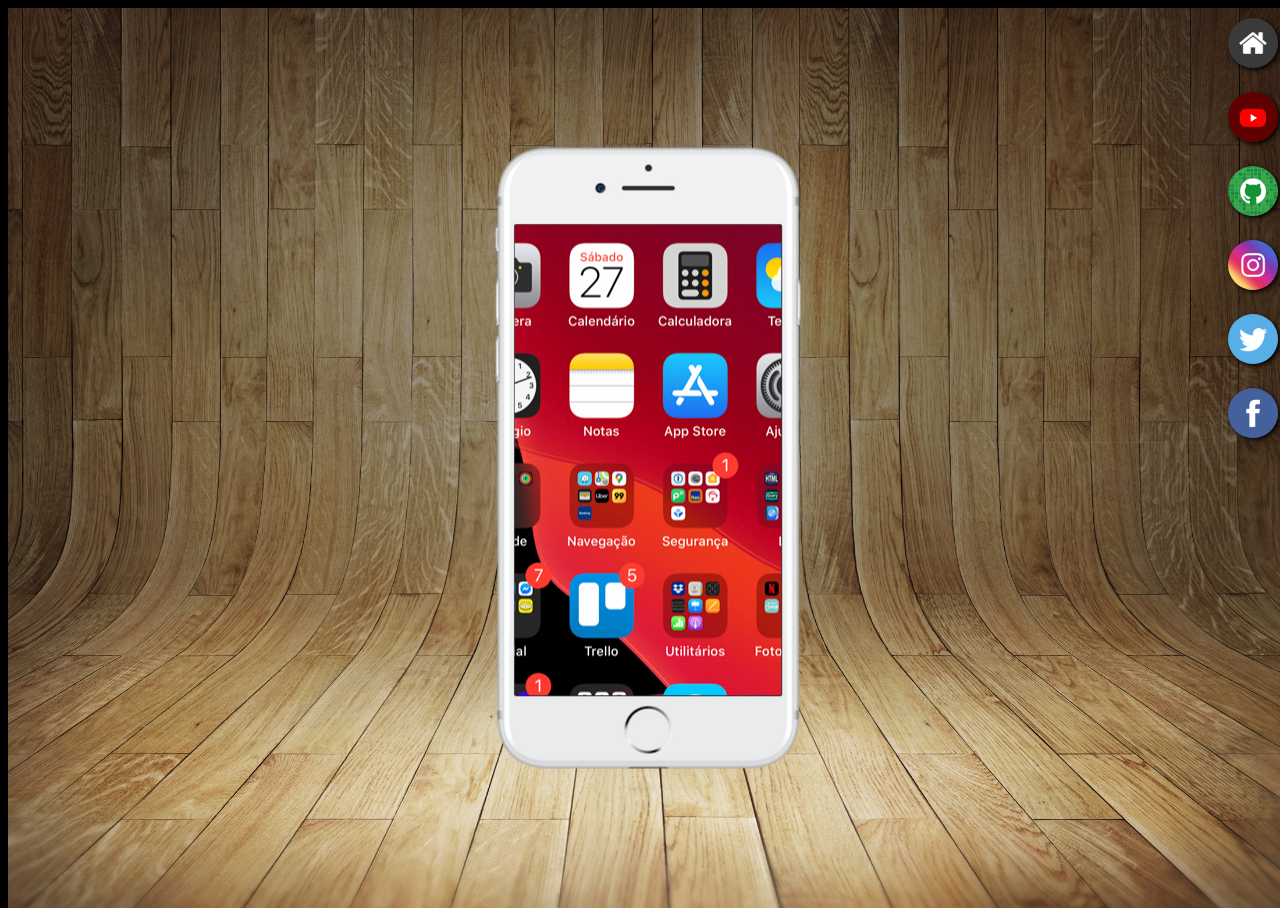
<file: index.html>
<!DOCTYPE html>
<html lang="pt-br">
<head>
    <meta charset="UTF-8">
    <meta name="viewport" content="width=device-width, initial-scale=1.0">
    <link rel="shortcut icon" href="favicon.ico" type="image/x-icon">
    <link rel="stylesheet" href="estilos/style.css">
    <title>Projetos Redes Sociais</title>
</head>
<body>
    <main>
        <section id="telefone">
            <iframe src="home.html" name="tela" id="tela" frameborder="0">
                Seu navegador não é compatível com isso.
            </iframe>
        </section>

        <section id="redes-sociais">
            <a href="home.html" target="tela"><img src="imagens/logo-home.jpg" alt=""></a><br>

            <a href="youtube.html" target="tela"><img src="imagens/logo-youtube.jpg" alt=""></a><br>
            
            <a href="github.html" target="tela"><img src="imagens/logo-github.jpg" alt=""></a><br>
            
            <a href="instagram.html" target="tela"><img src="imagens/logo-instagram.jpg" alt=""></a><br>
            
            <a href="twiter.html" target="tela"><img src="imagens/logo-twitter.jpg" alt=""></a><br>
            
            <a href="facebook.html" target="tela"><img src="imagens/logo-facebook.jpg" alt=""></a>
        </section>
    </main>
</body>
</html>
</file>
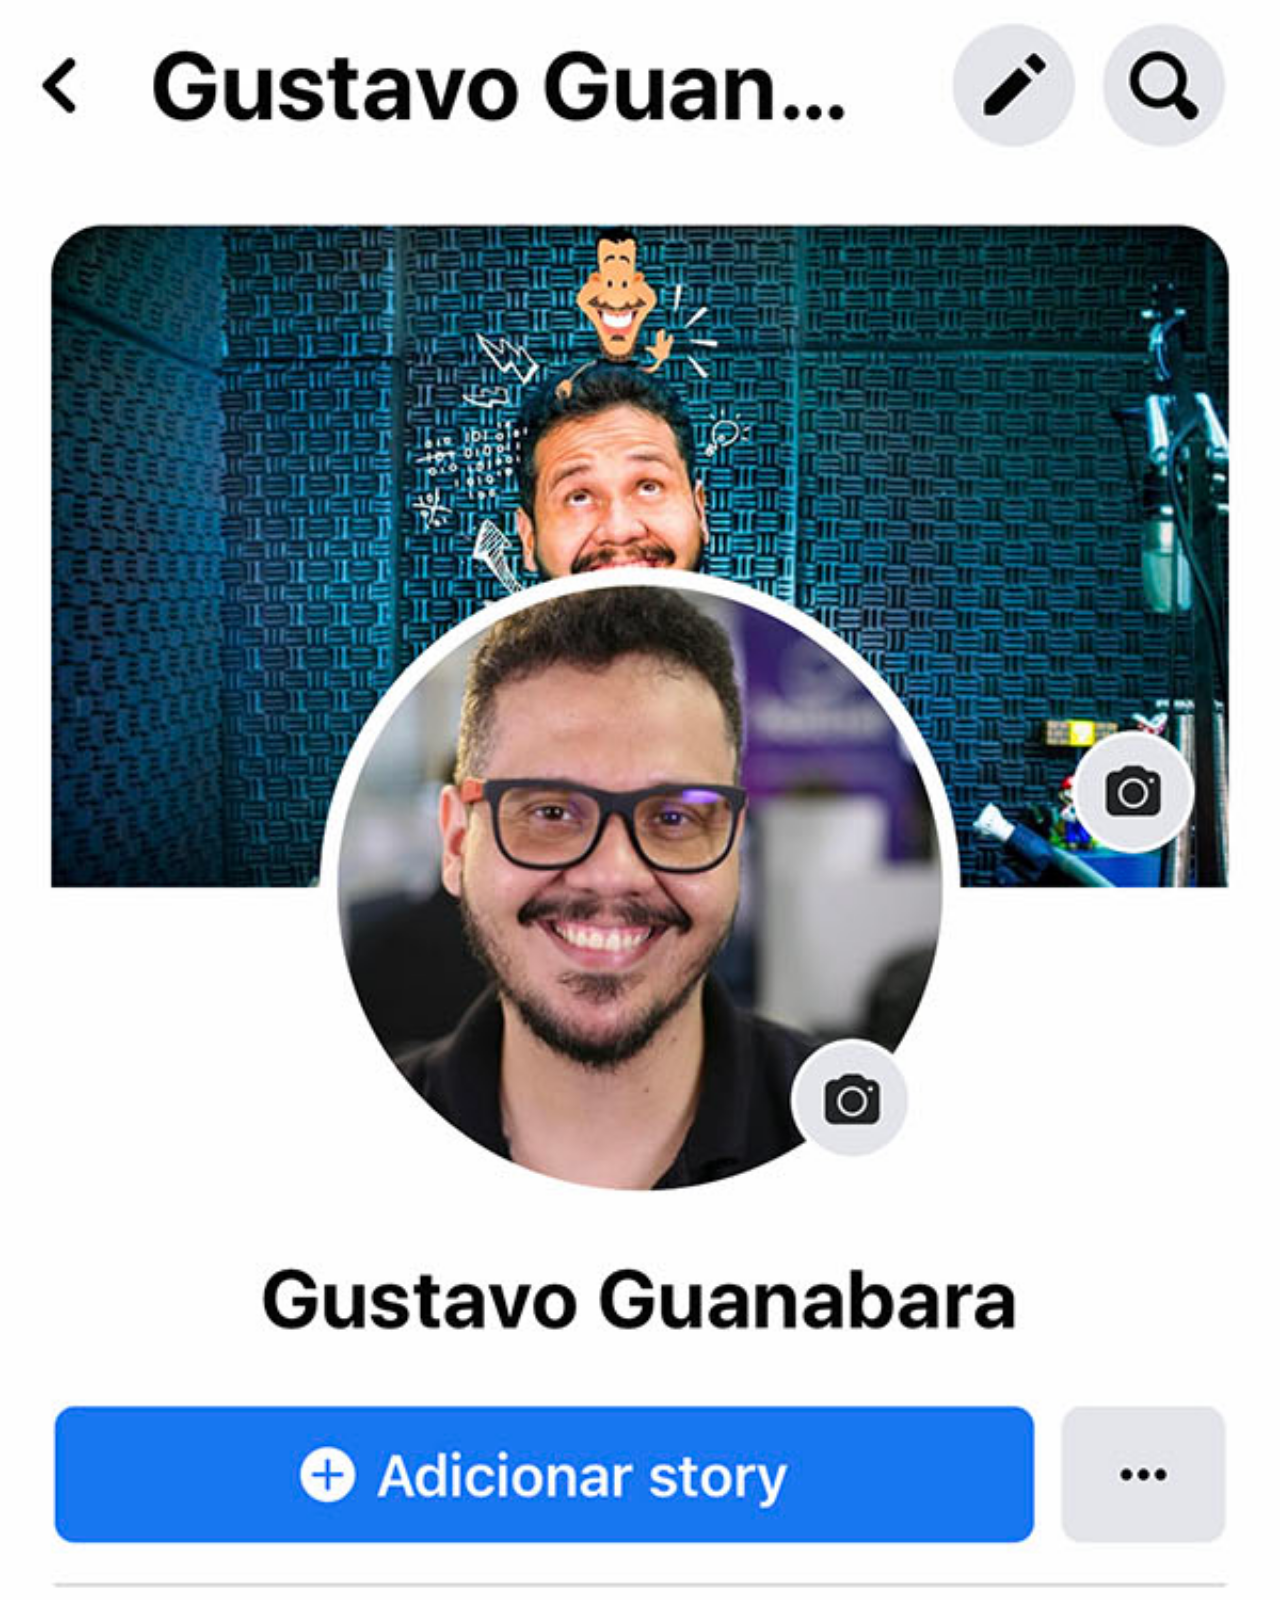
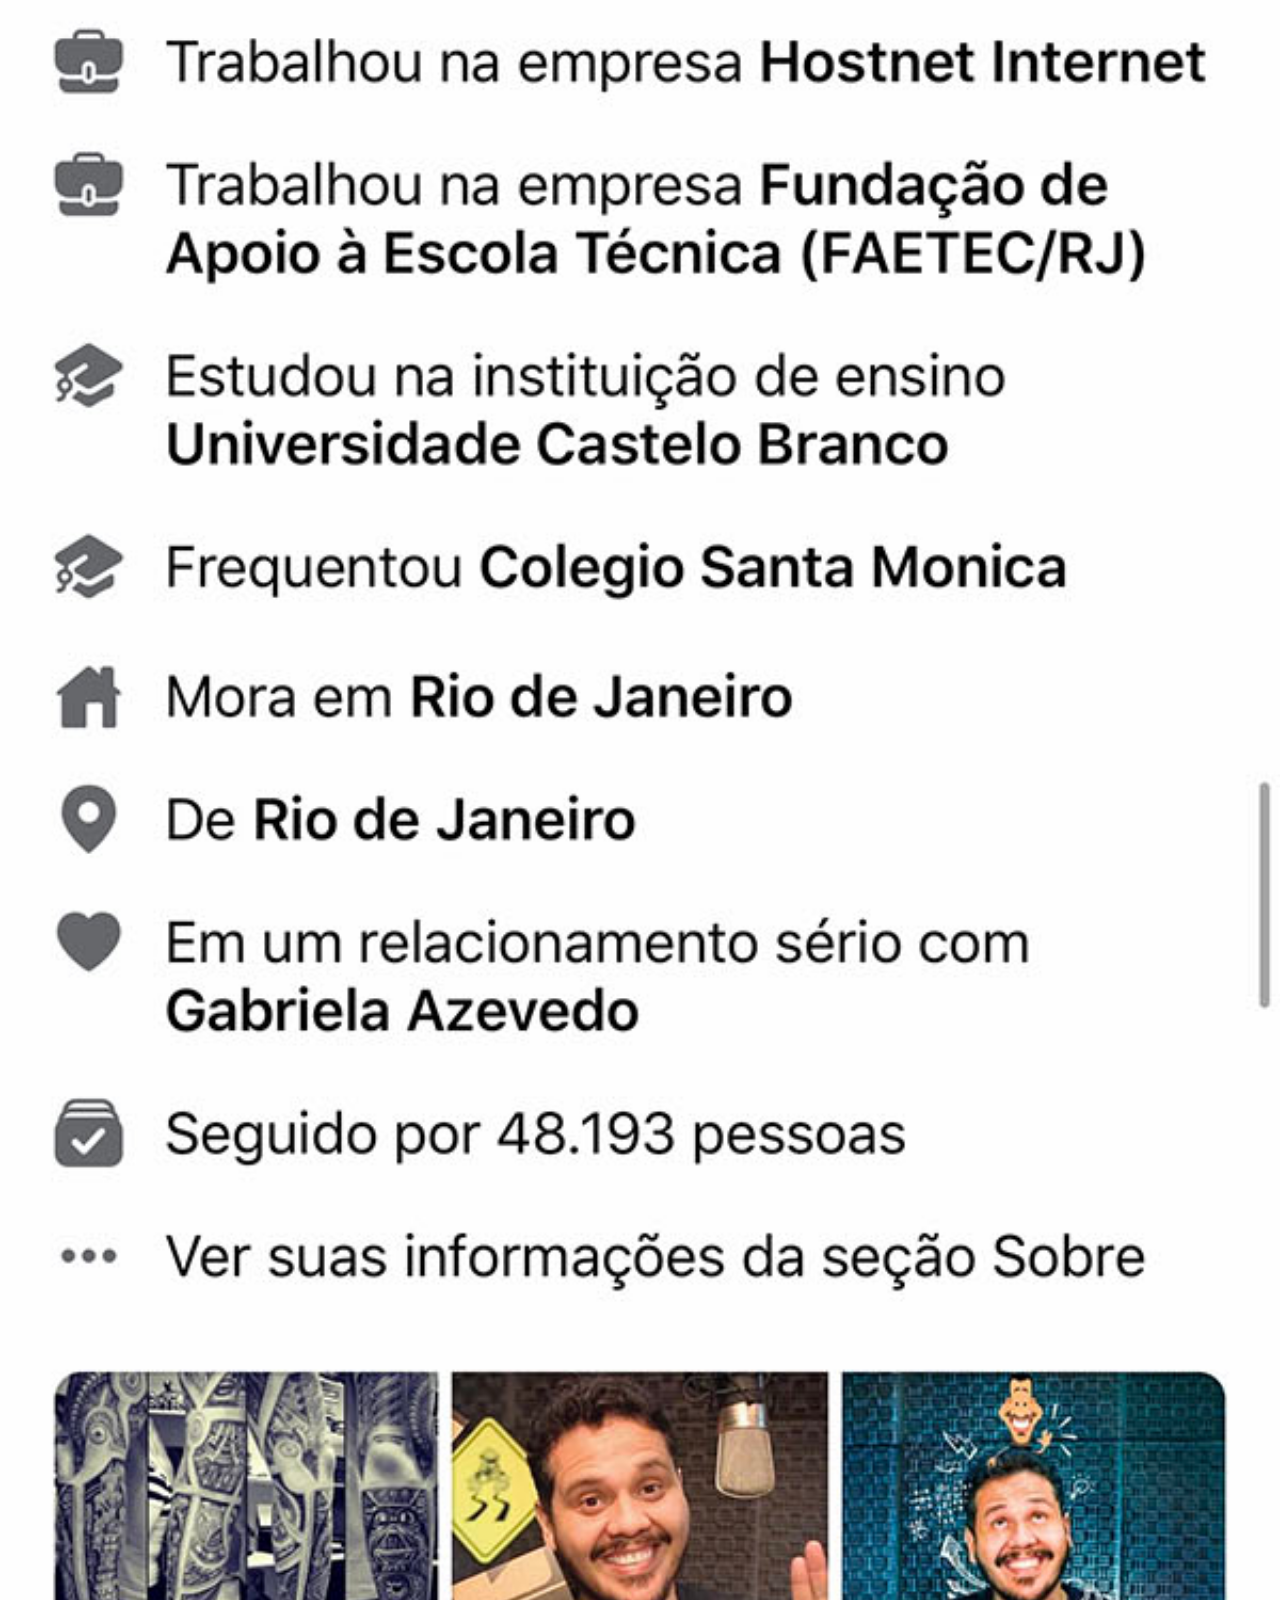
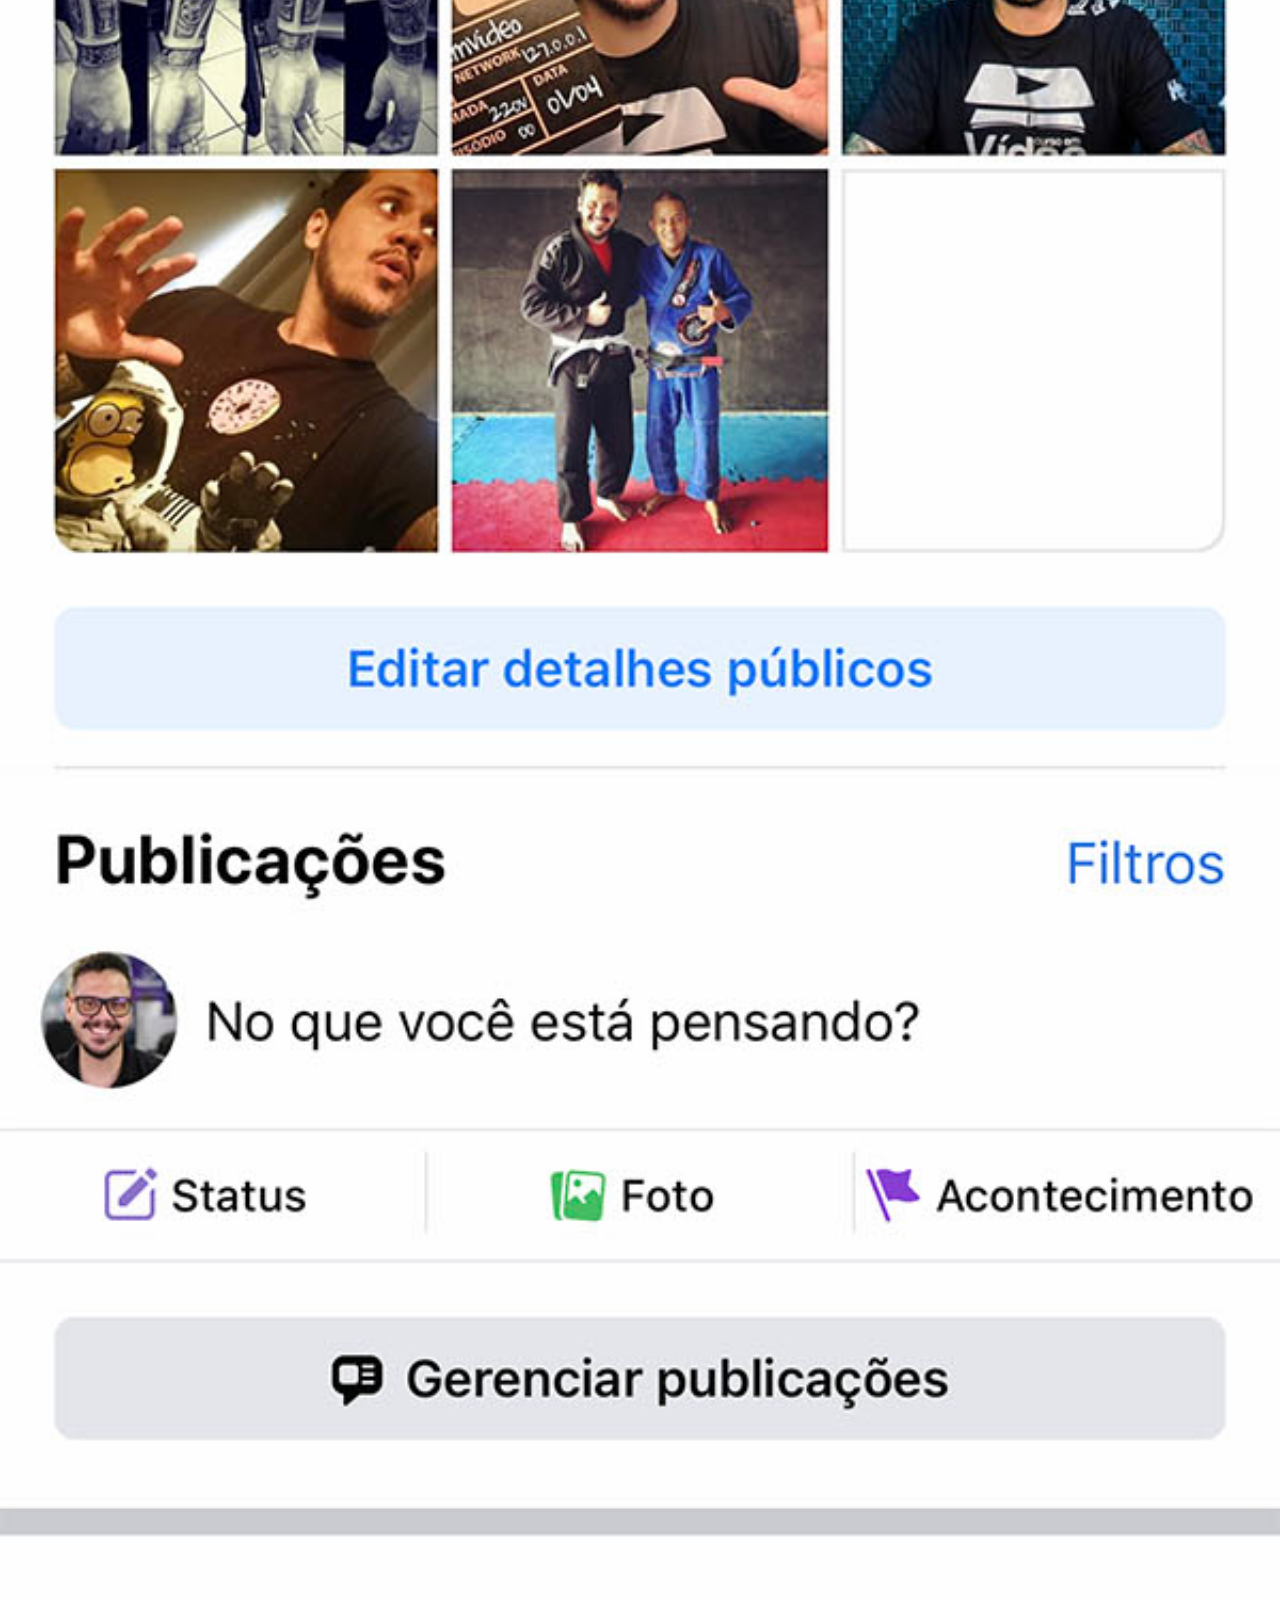
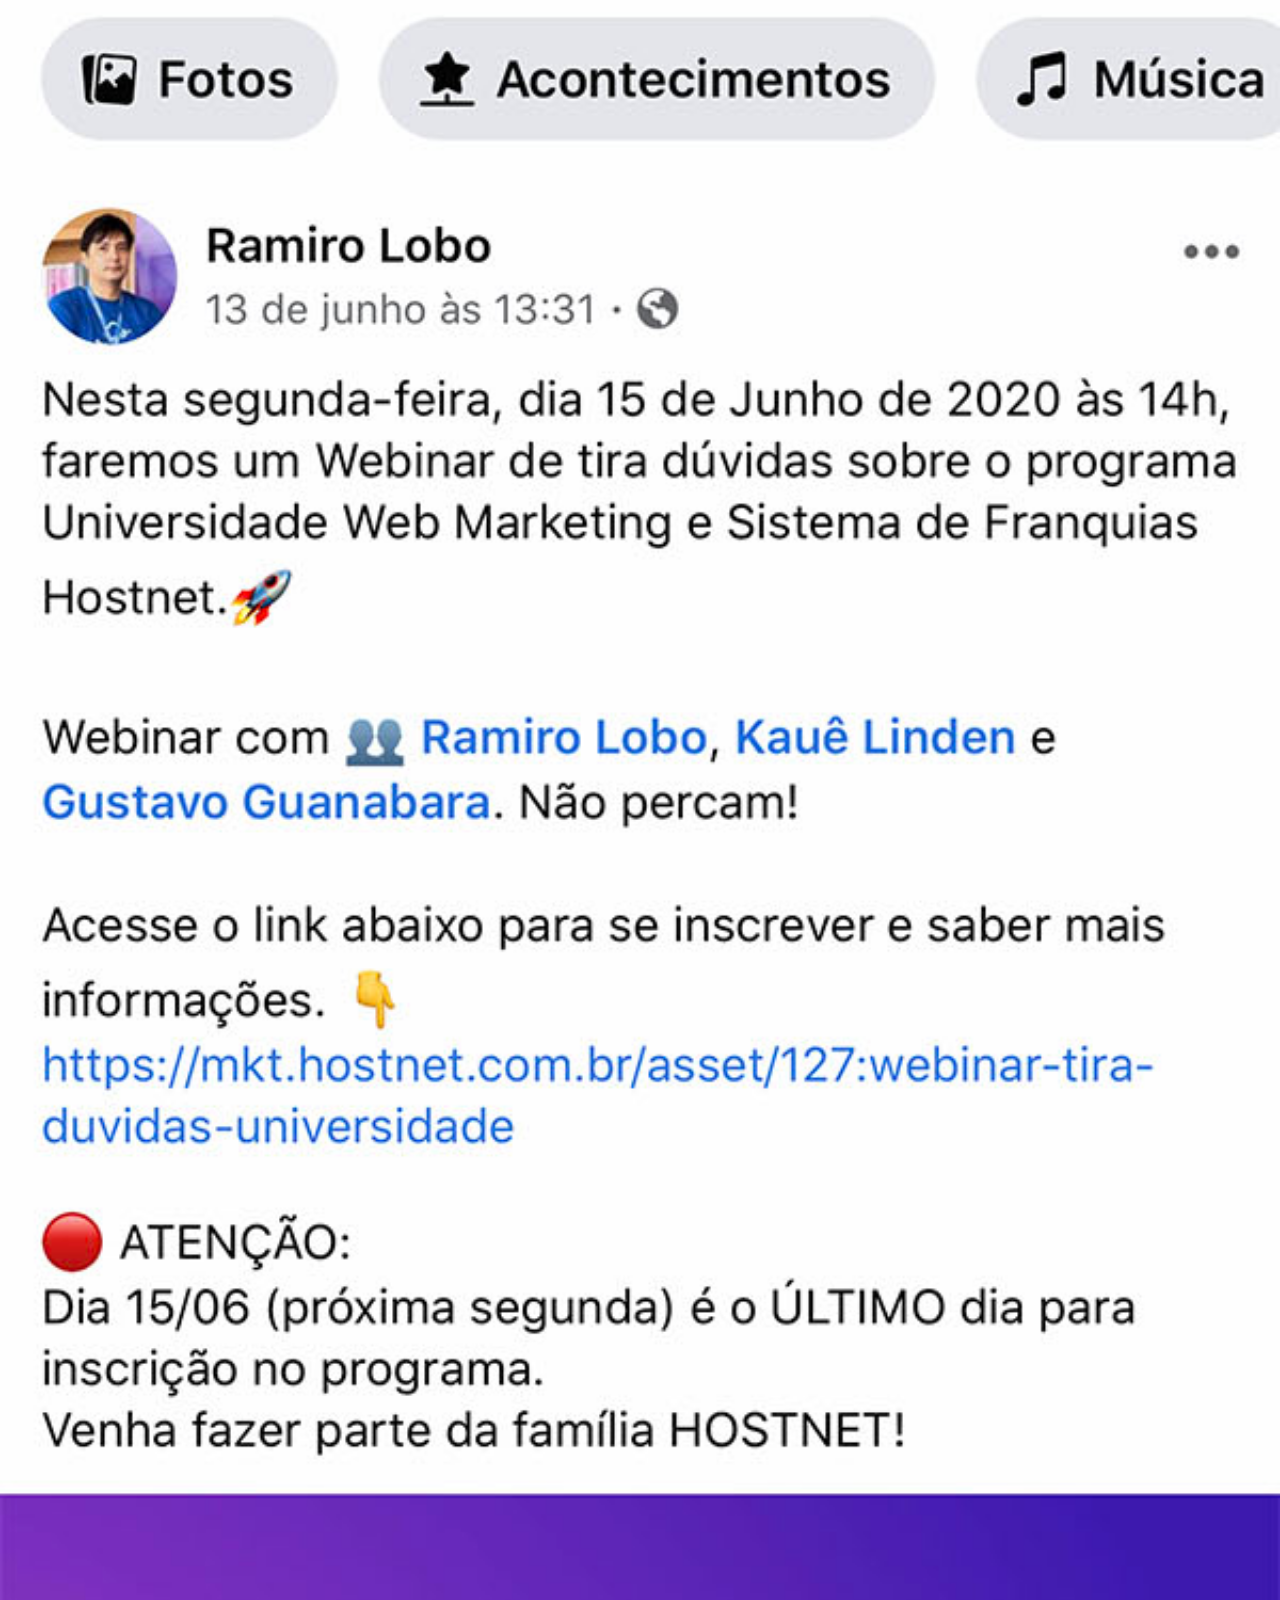
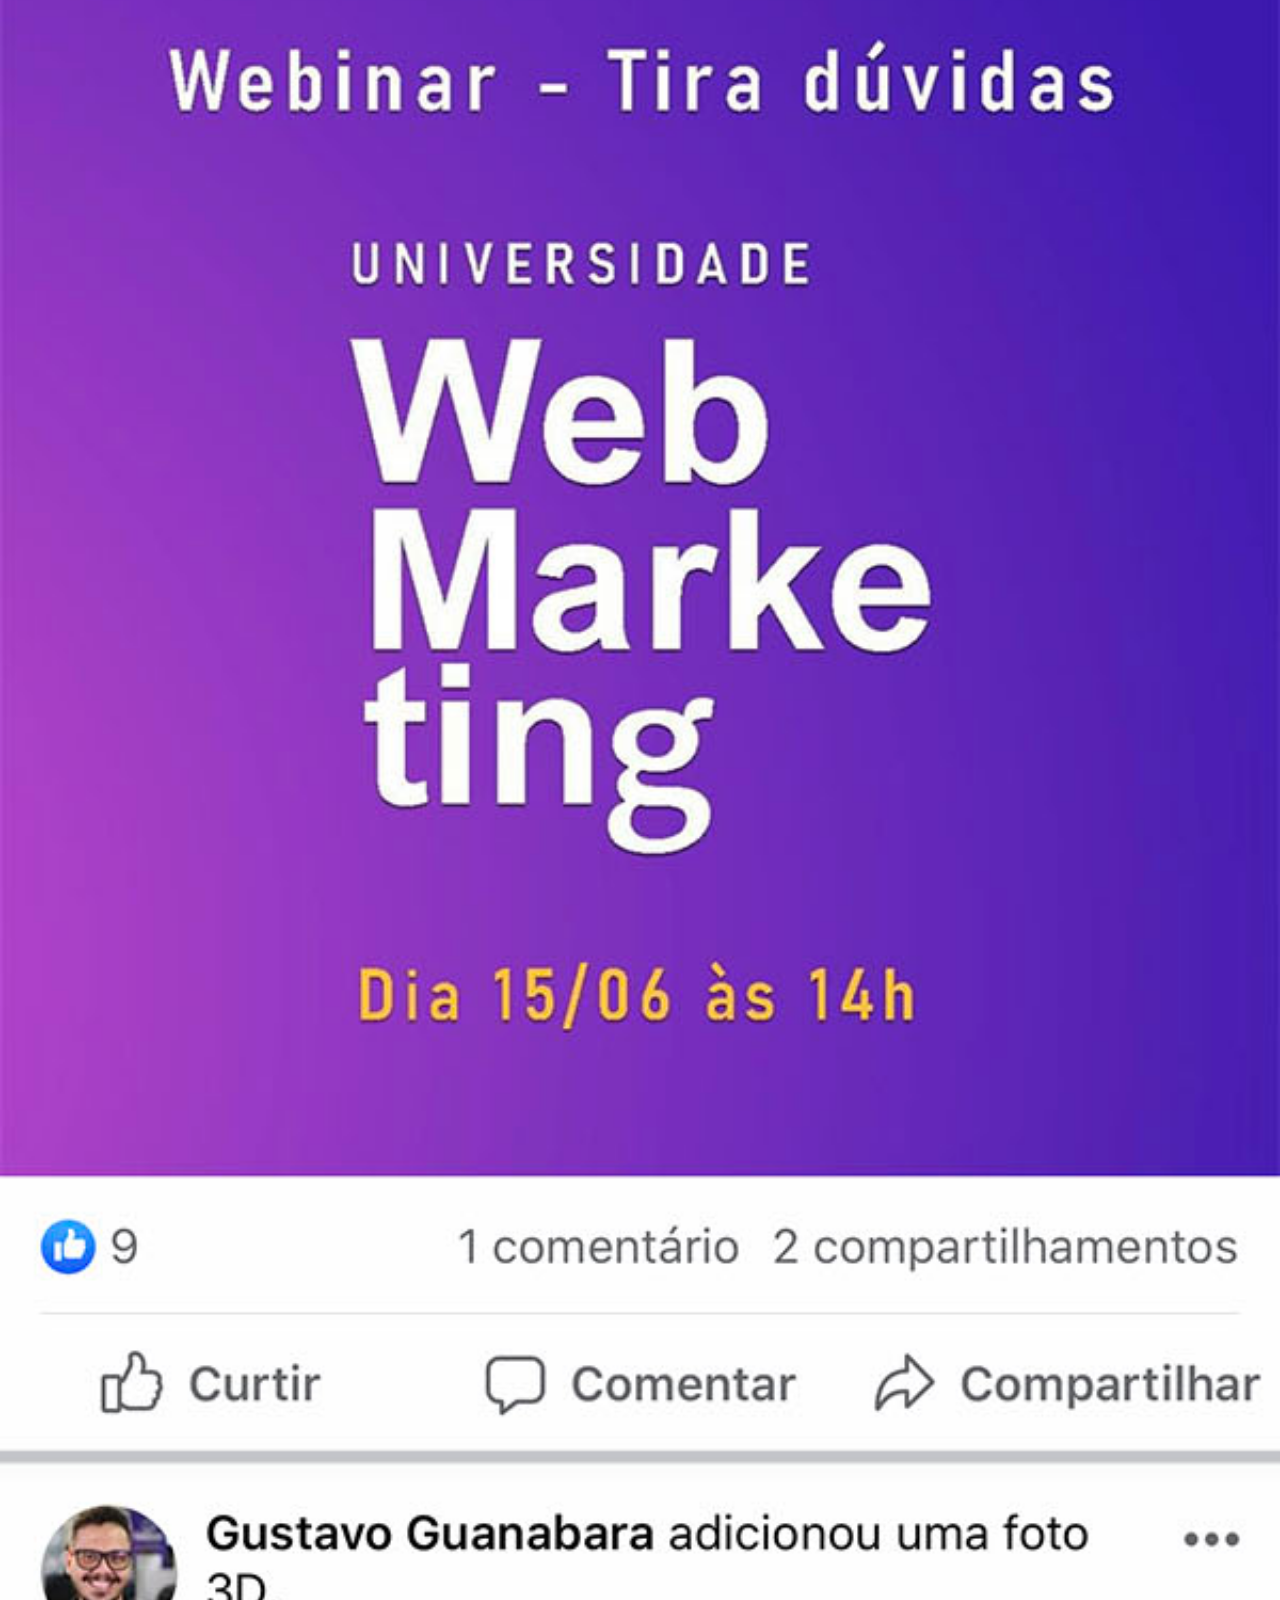
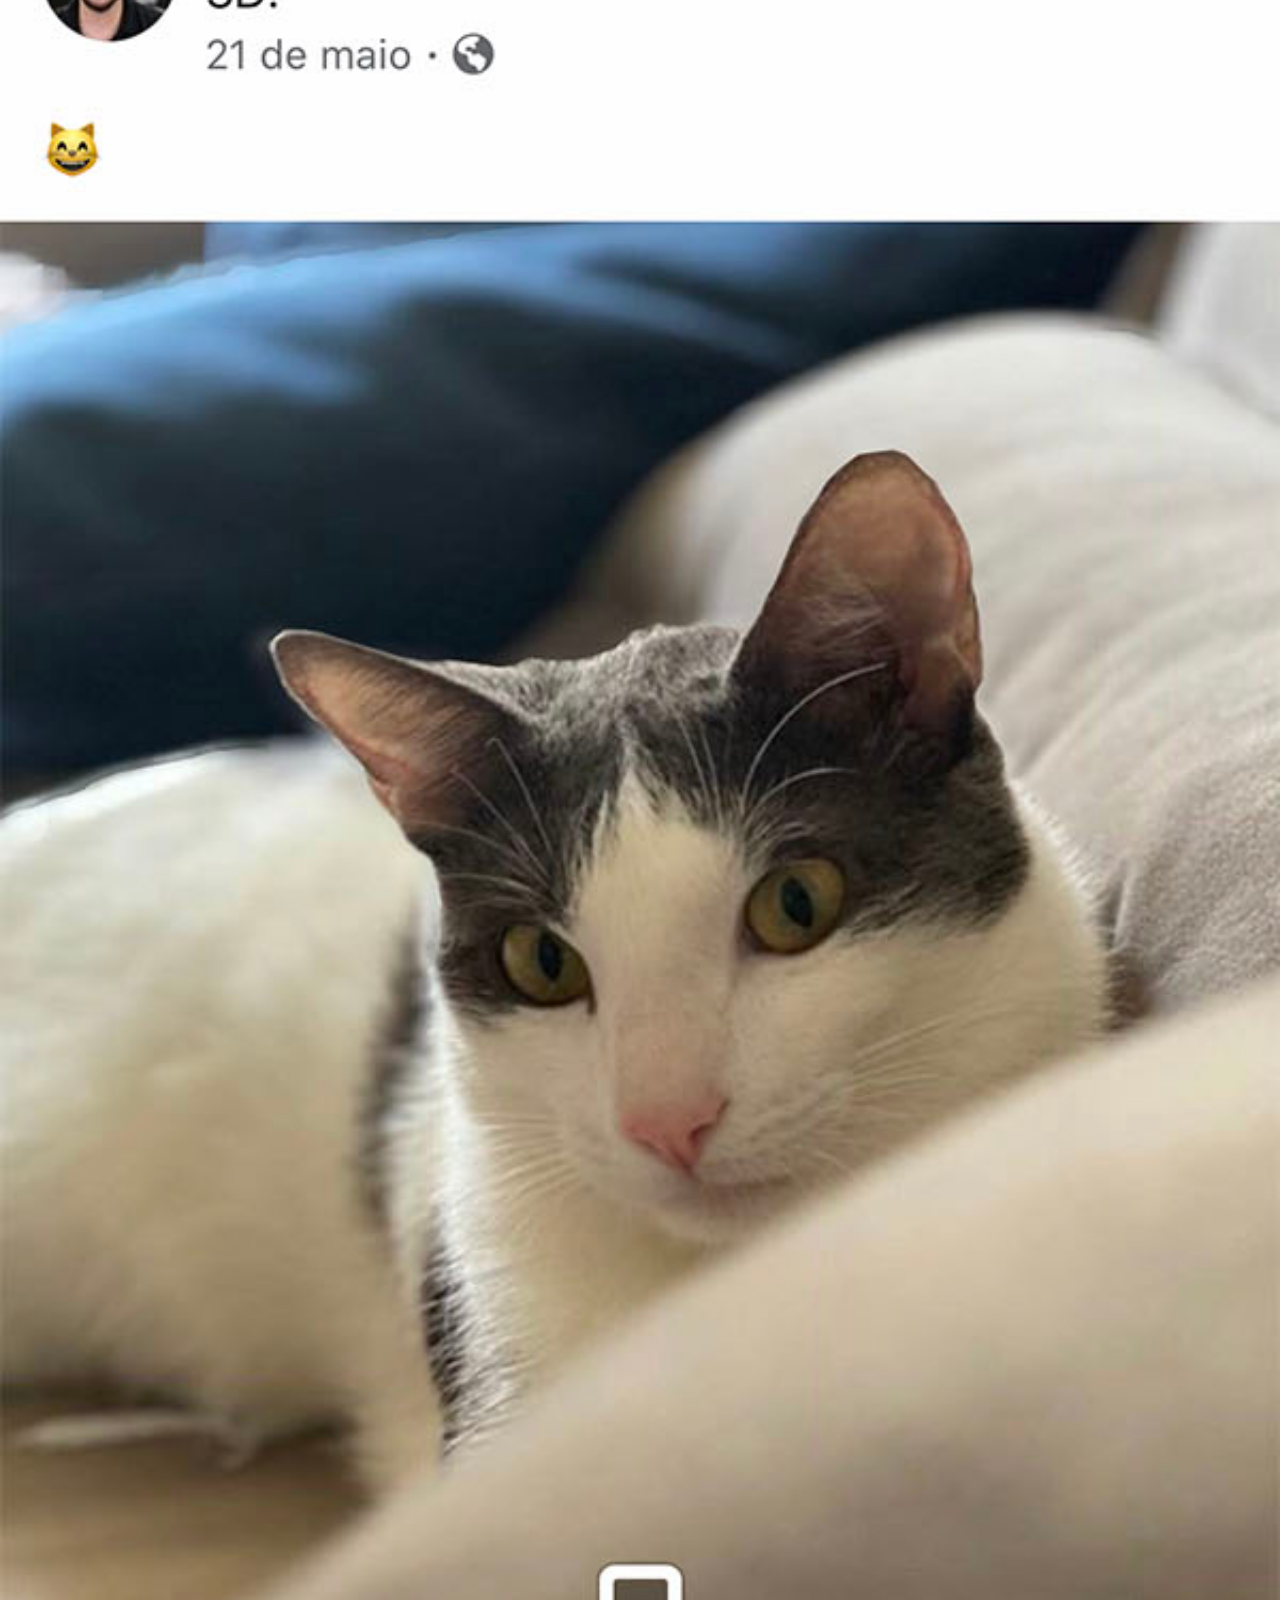
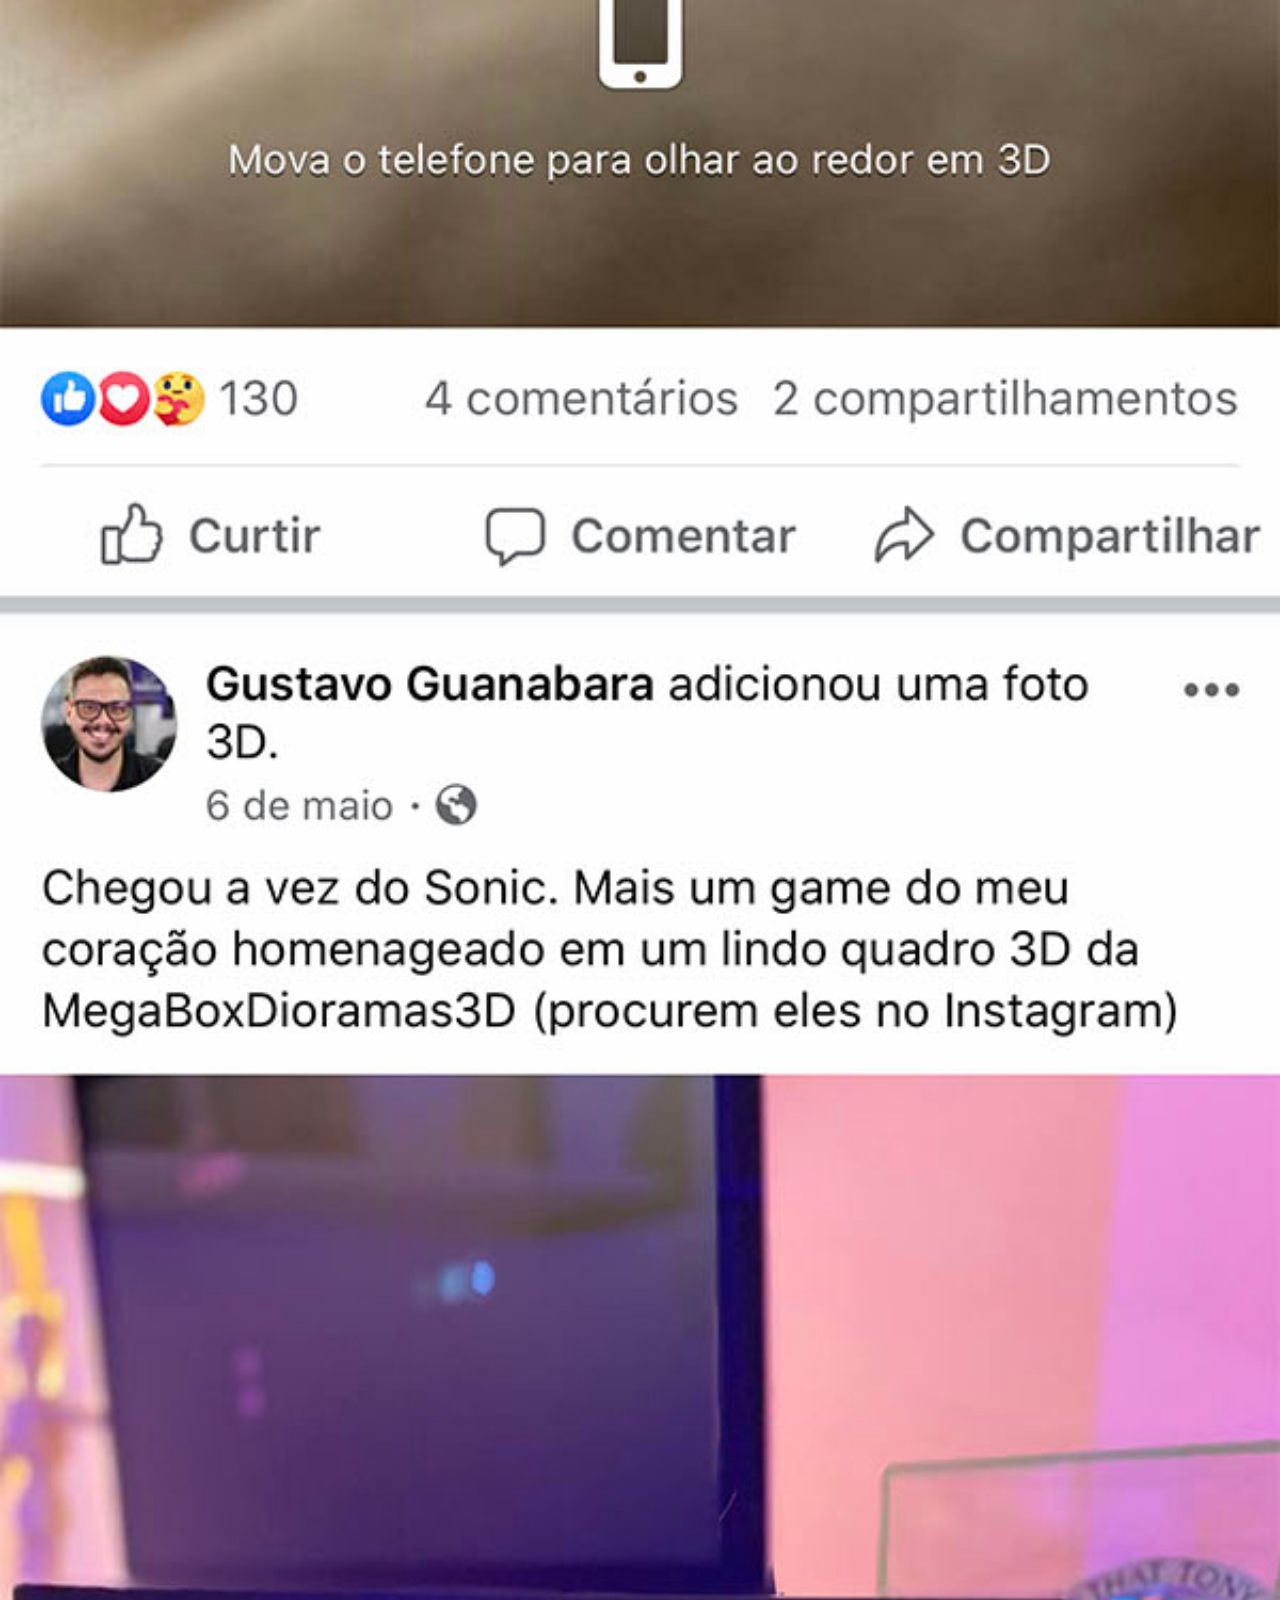
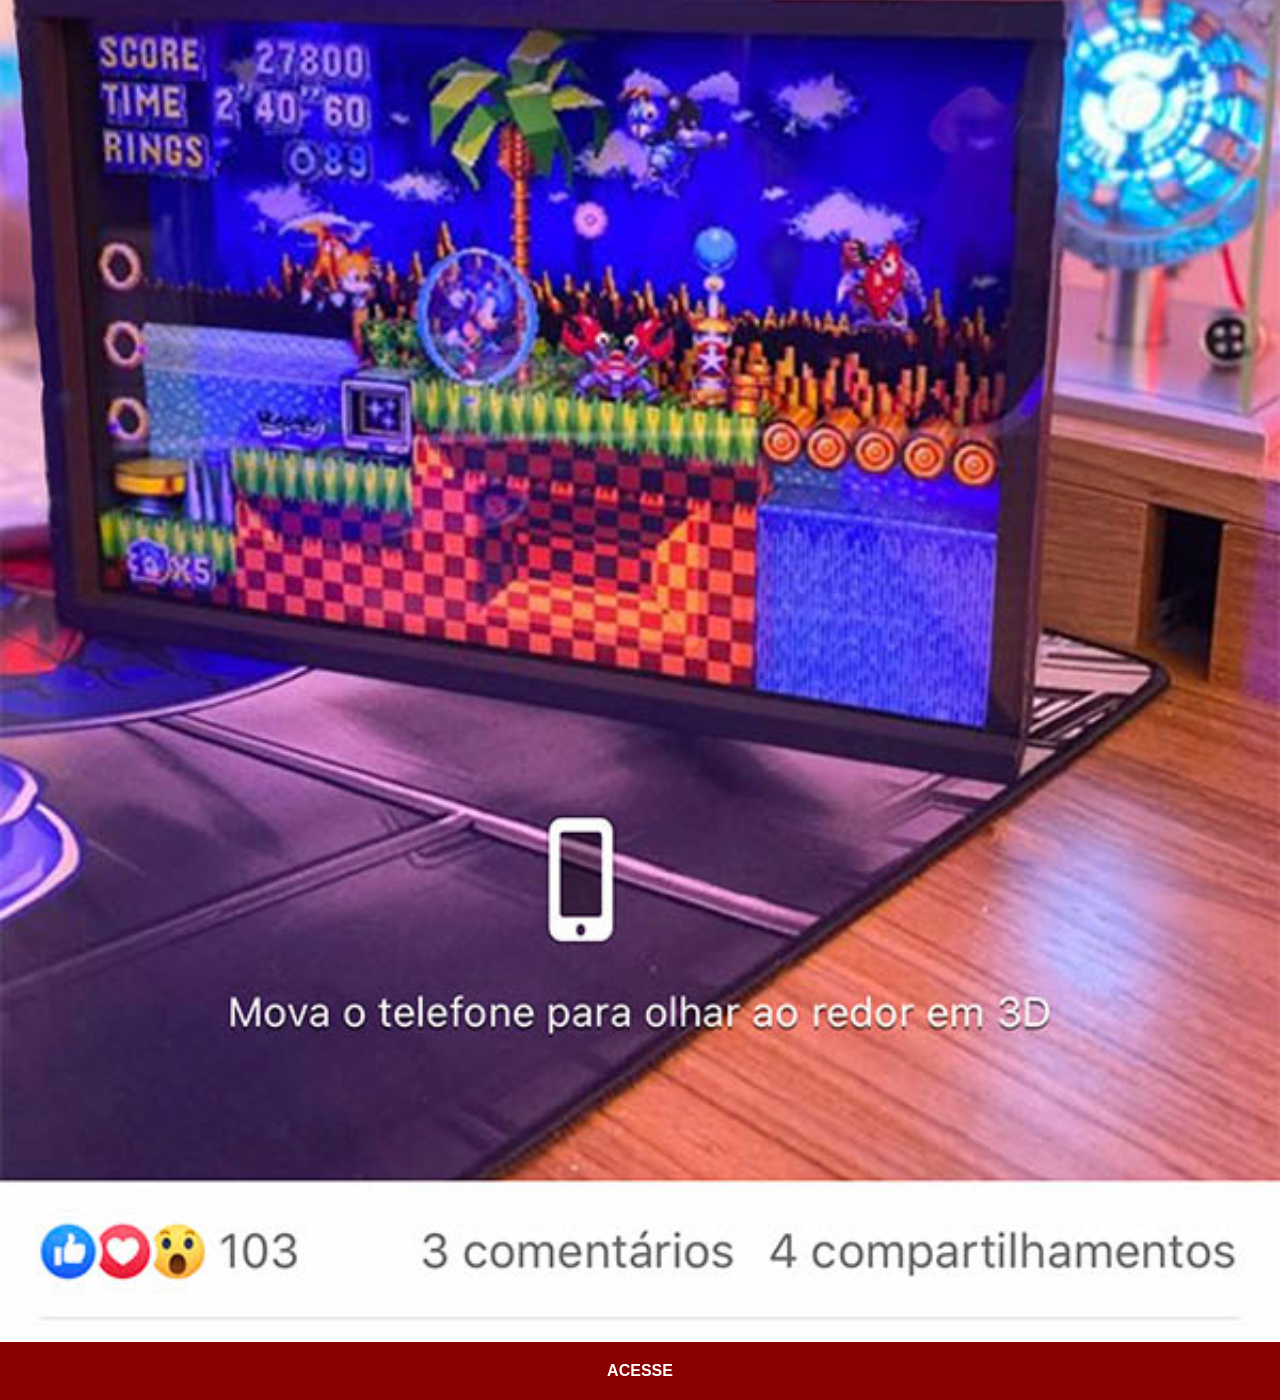
<file: facebook.html>
<!DOCTYPE html>
<html lang="pt-br">
<head>
    <meta charset="UTF-8">
    <meta name="viewport" content="width=device-width, initial-scale=1.0">
    <title>Facebook</title>
    <link rel="stylesheet" href="estilos/social.css">
</head>
<body>
    <img src="imagens/tela-facebook.jpg" alt="Facebook">
    <a href="https://www.facebook.com/gustavoguanabara/?locale=pt_BR" target="_blank">ACESSE</a>
</body>
</html>
</file>
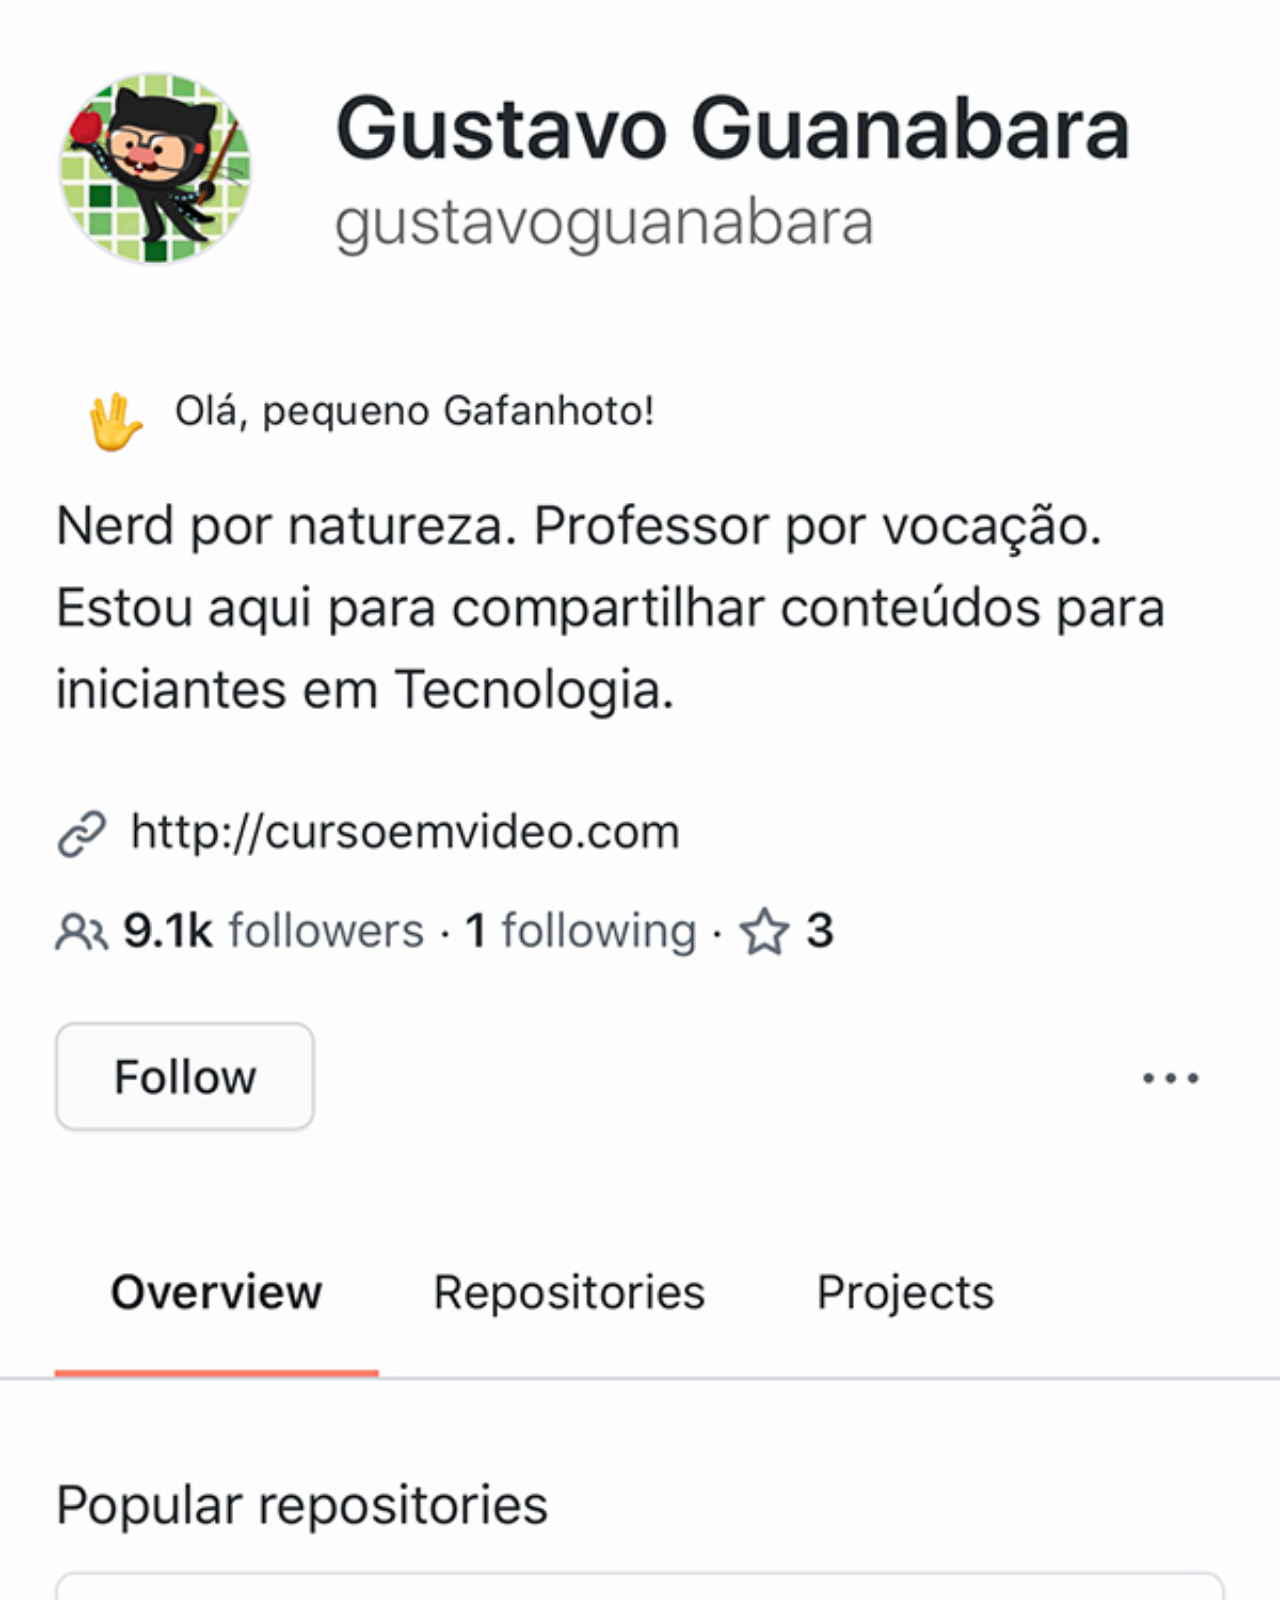
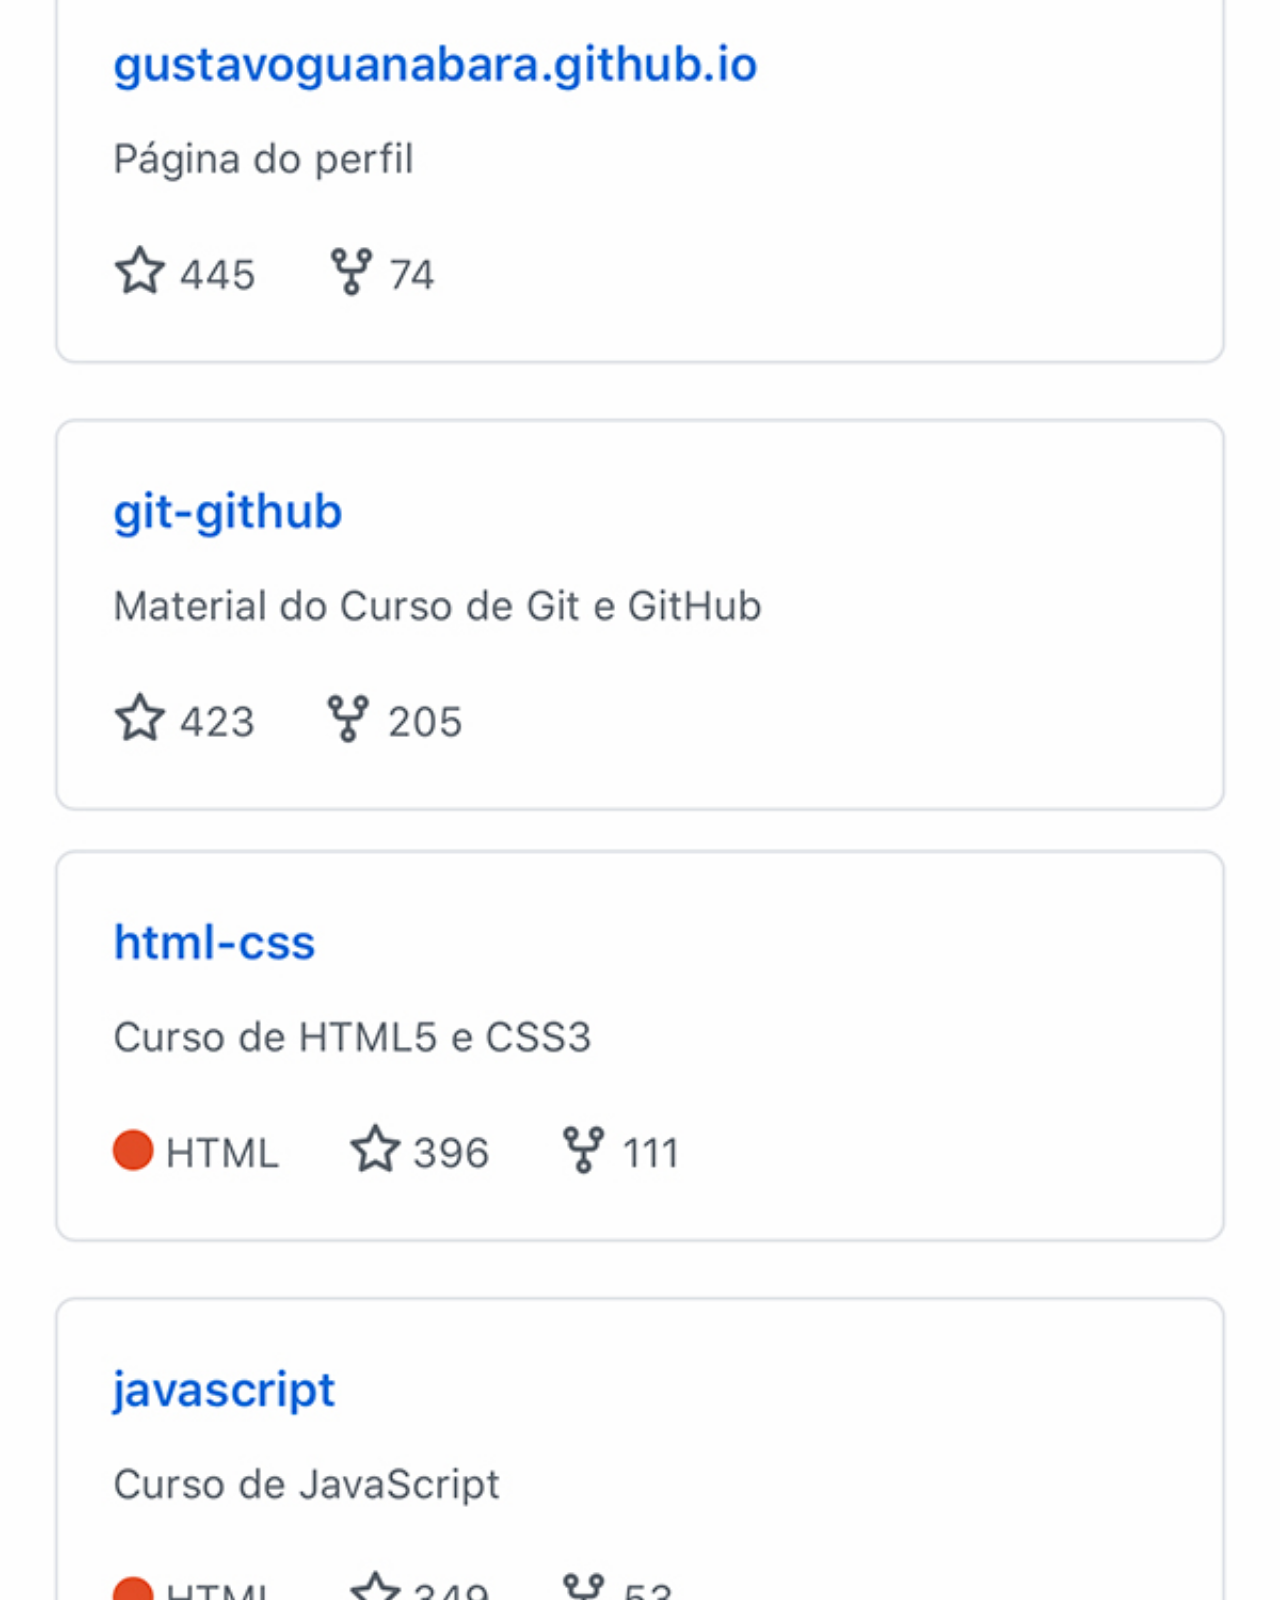
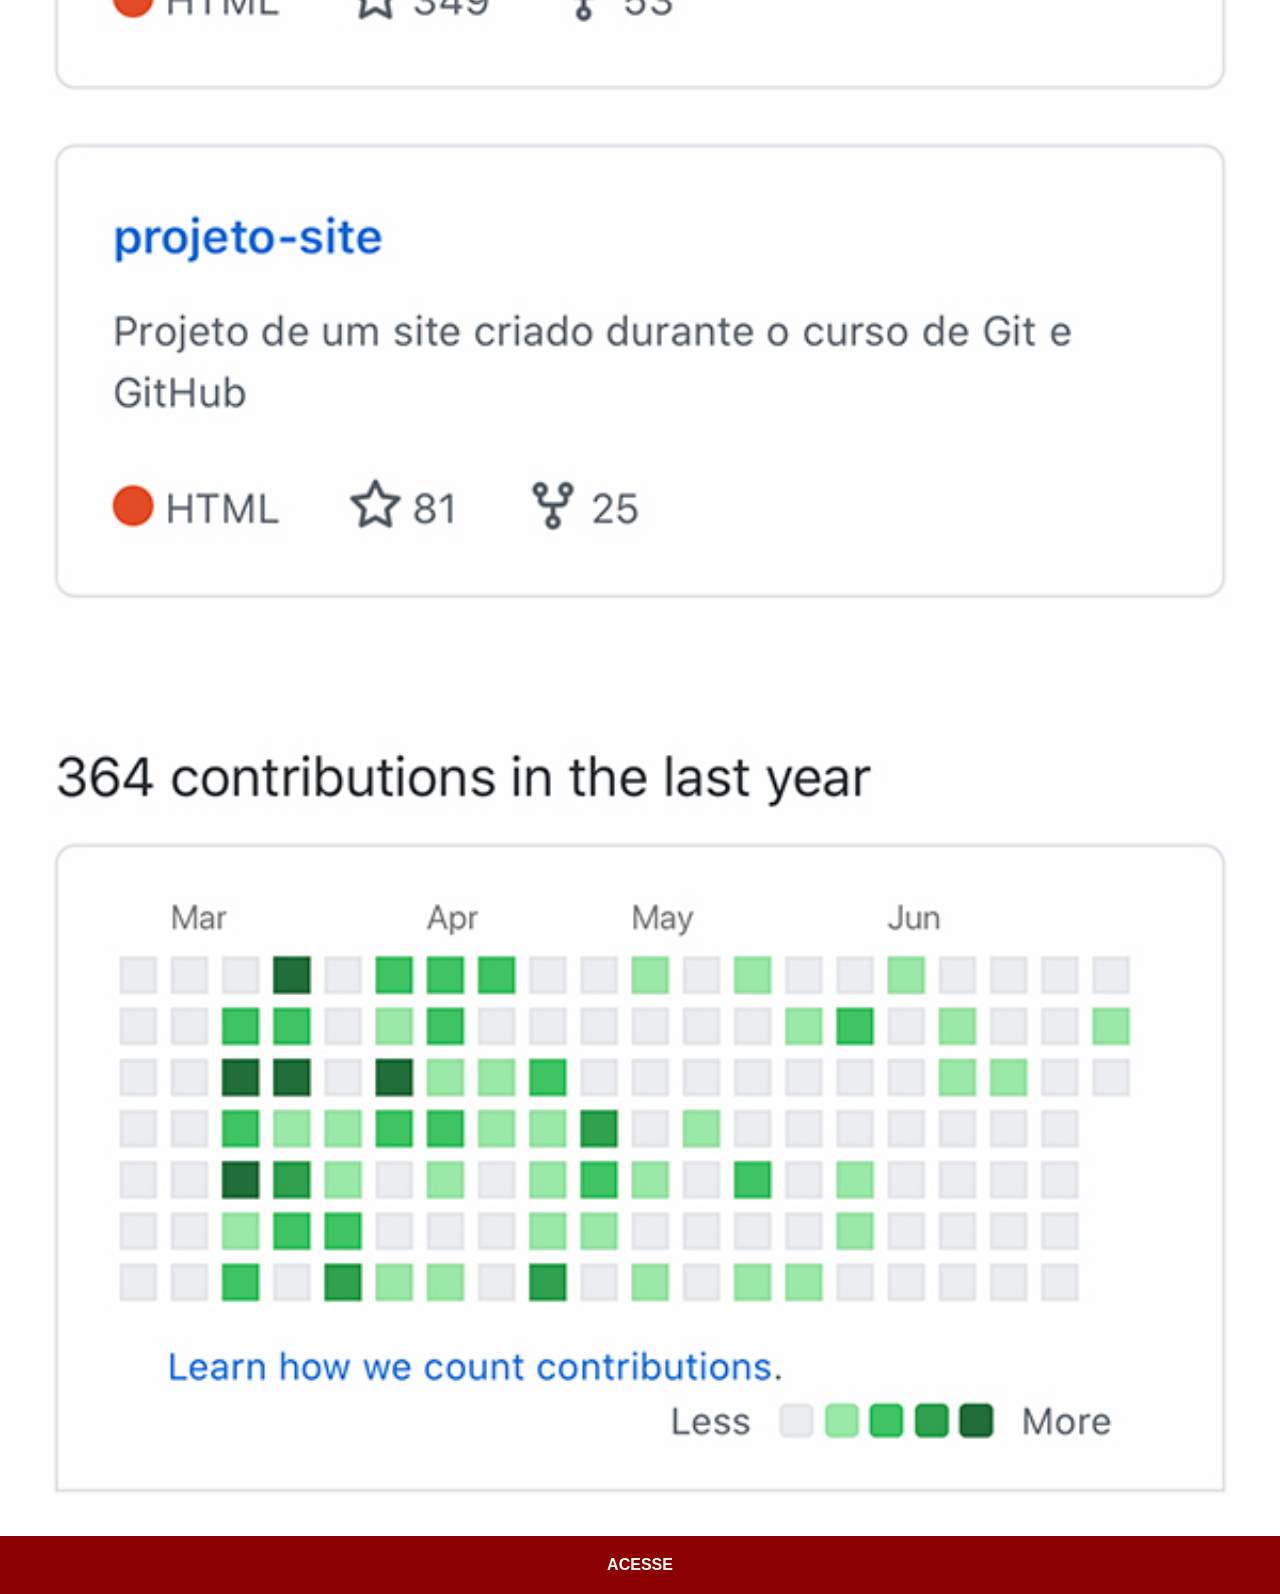
<file: github.html>
<!DOCTYPE html>
<html lang="pt-br">
<head>
    <meta charset="UTF-8">
    <meta name="viewport" content="width=device-width, initial-scale=1.0">
    <title>Github</title>
    <link rel="stylesheet" href="estilos/social.css">
</head>
<body>
    <img src="imagens/tela-github.jpg" alt="Github">
    <a href="https://github.com/gustavoguanabara" target="_blank">ACESSE</a>
</body>
</html>
</file>
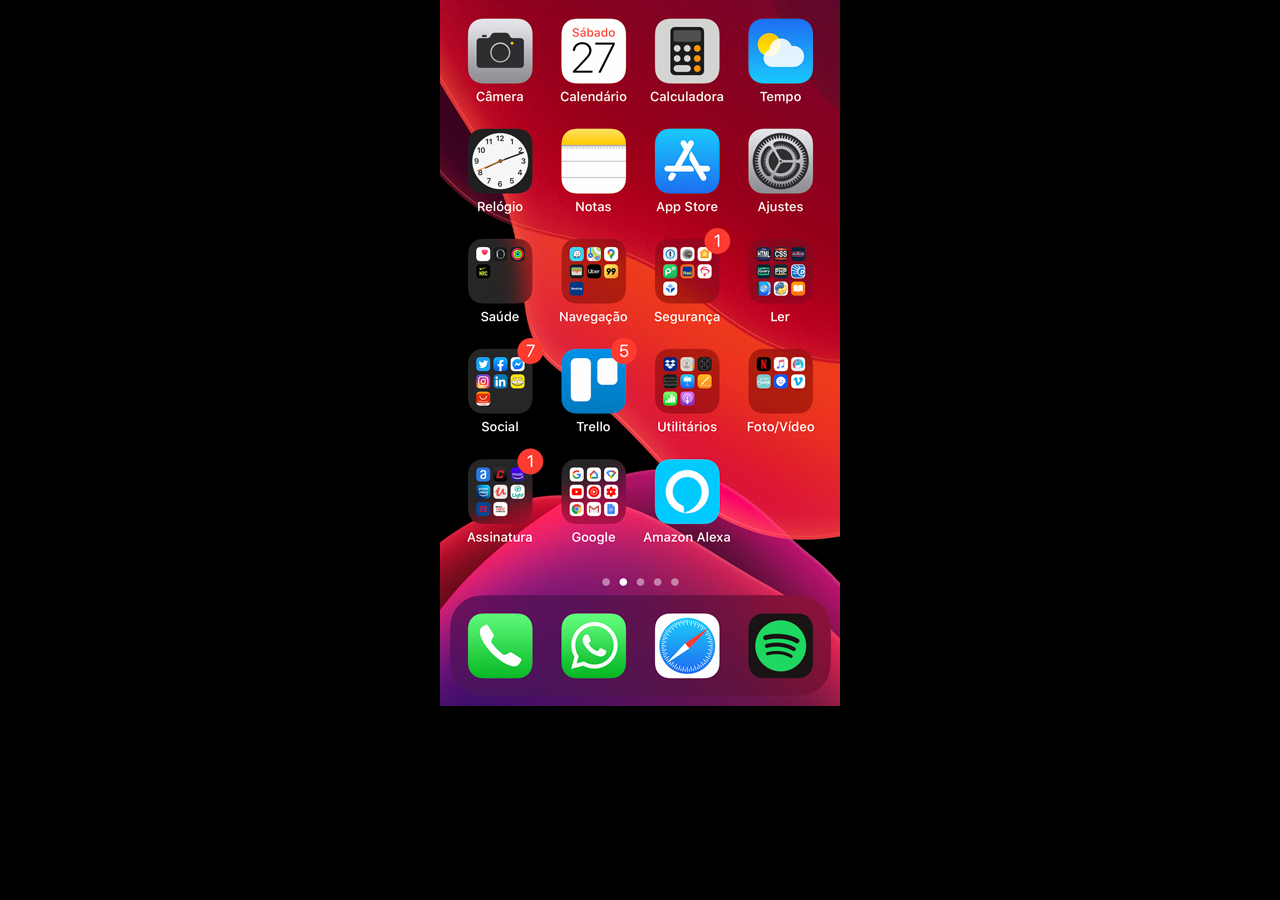
<file: home.html>
<!DOCTYPE html>
<html lang="pt-br">
<head>
    <meta charset="UTF-8">
    <meta name="viewport" content="width=device-width, initial-scale=1.0">
    <title>Home</title>
    <style>
        * {
            margin: 0px;
            padding: 0px;
        }

        body {
            width: 100vw;
            height: 100vh;
            background: black url('imagens/tela-home.jpg') no-repeat top center;
        }
    </style>
</head>
<body>
    
</body>
</html>
</file>
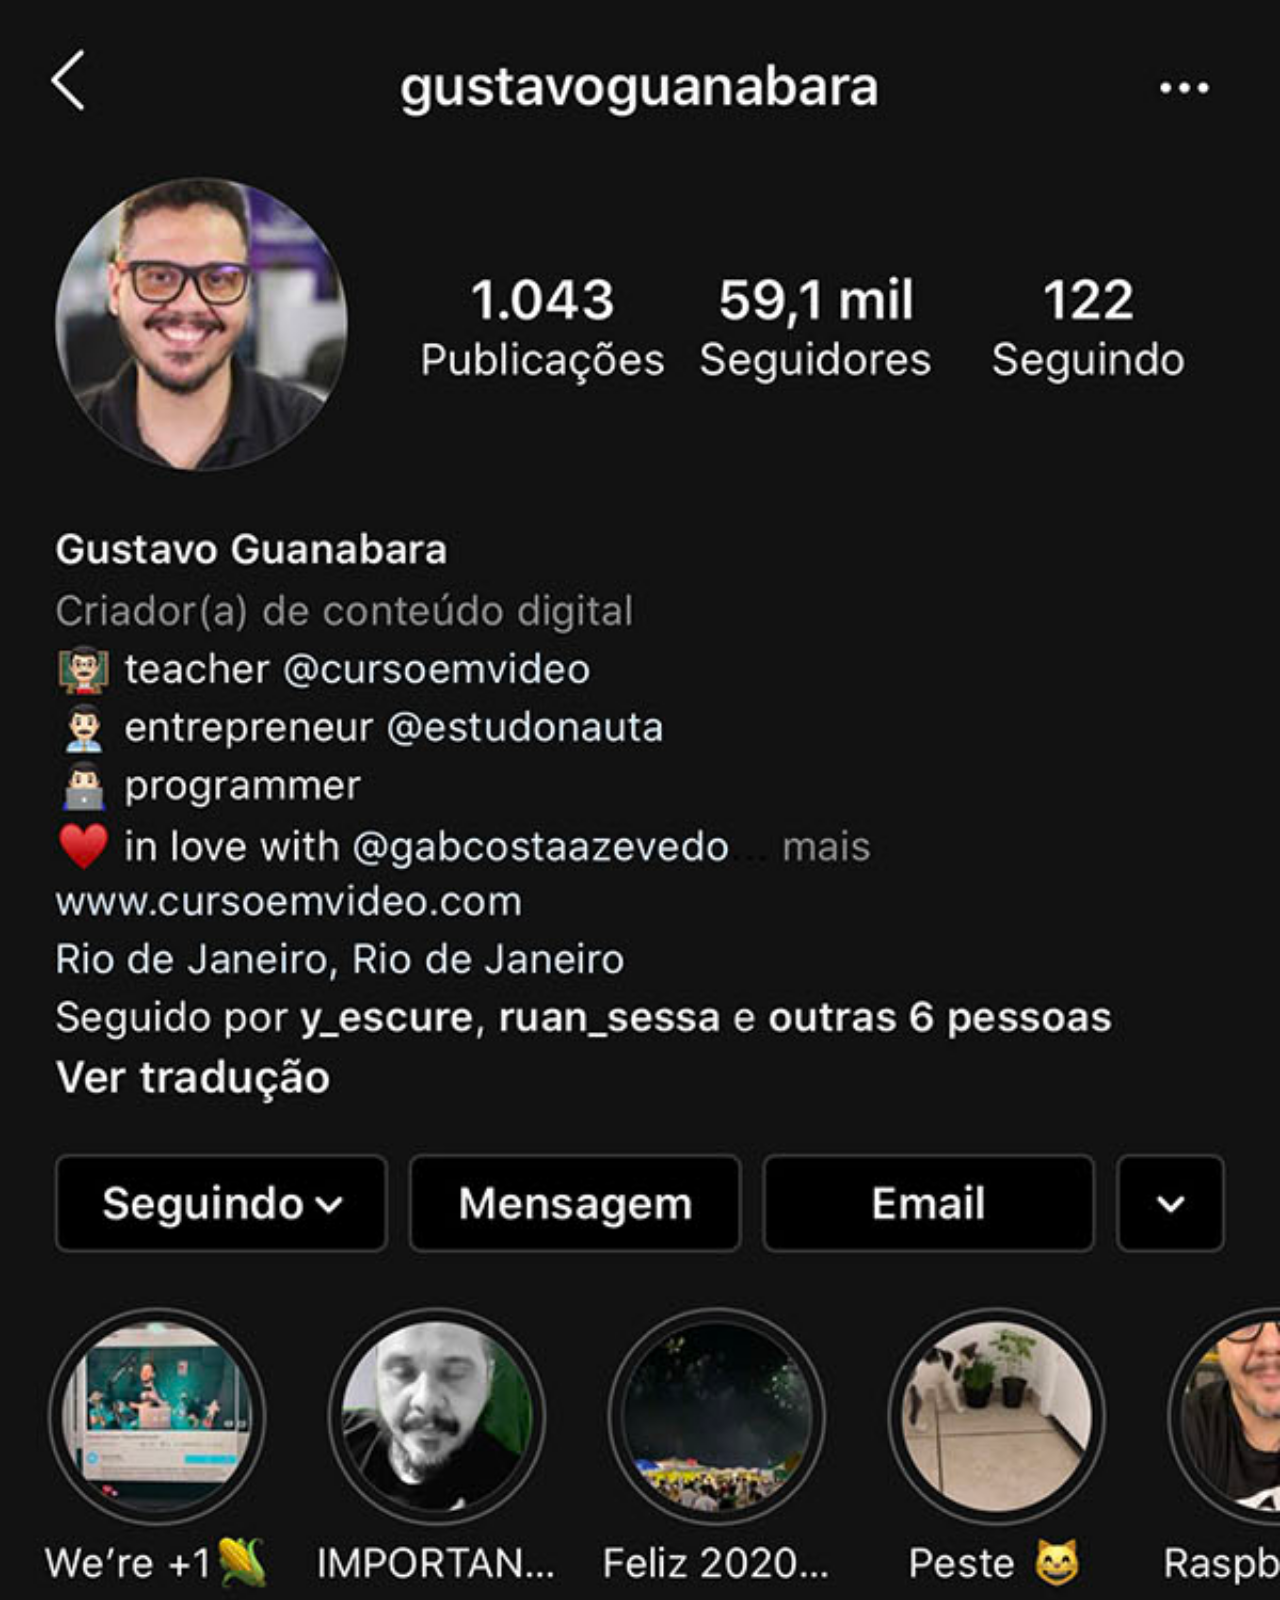
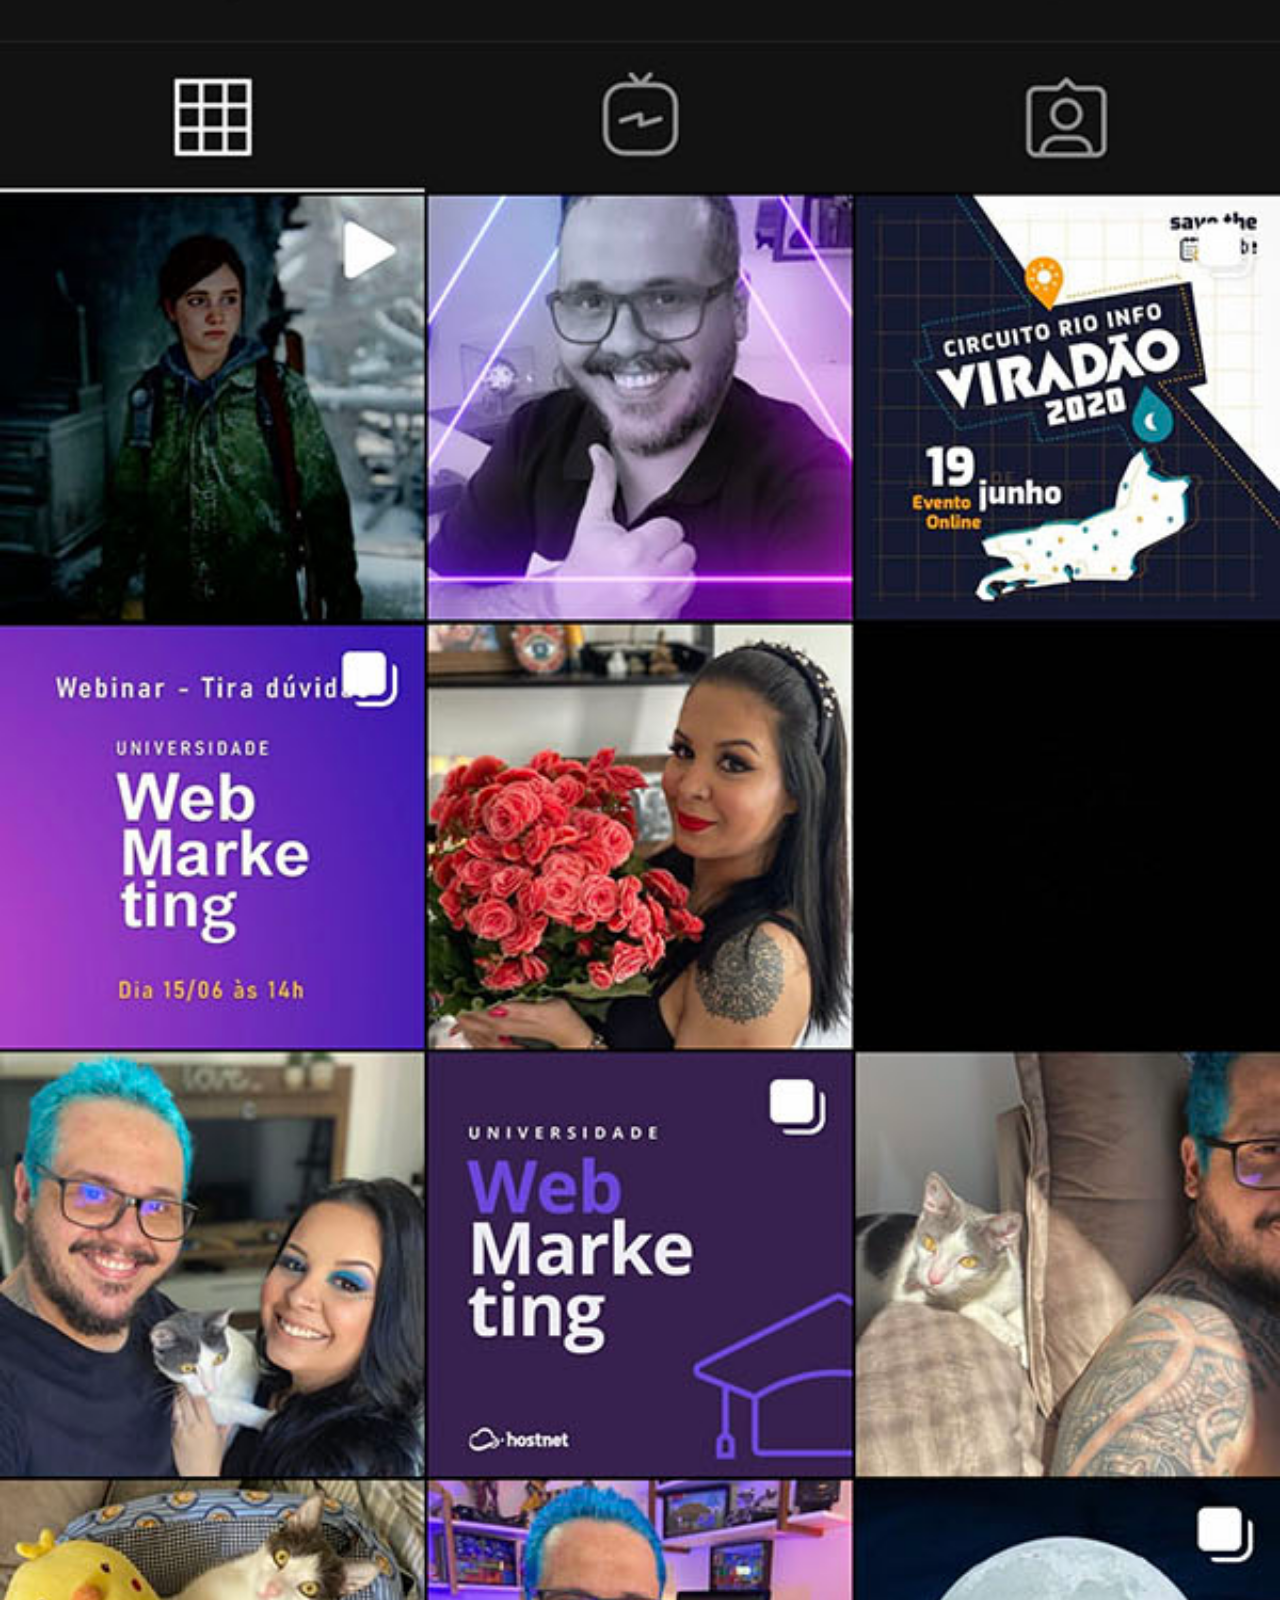
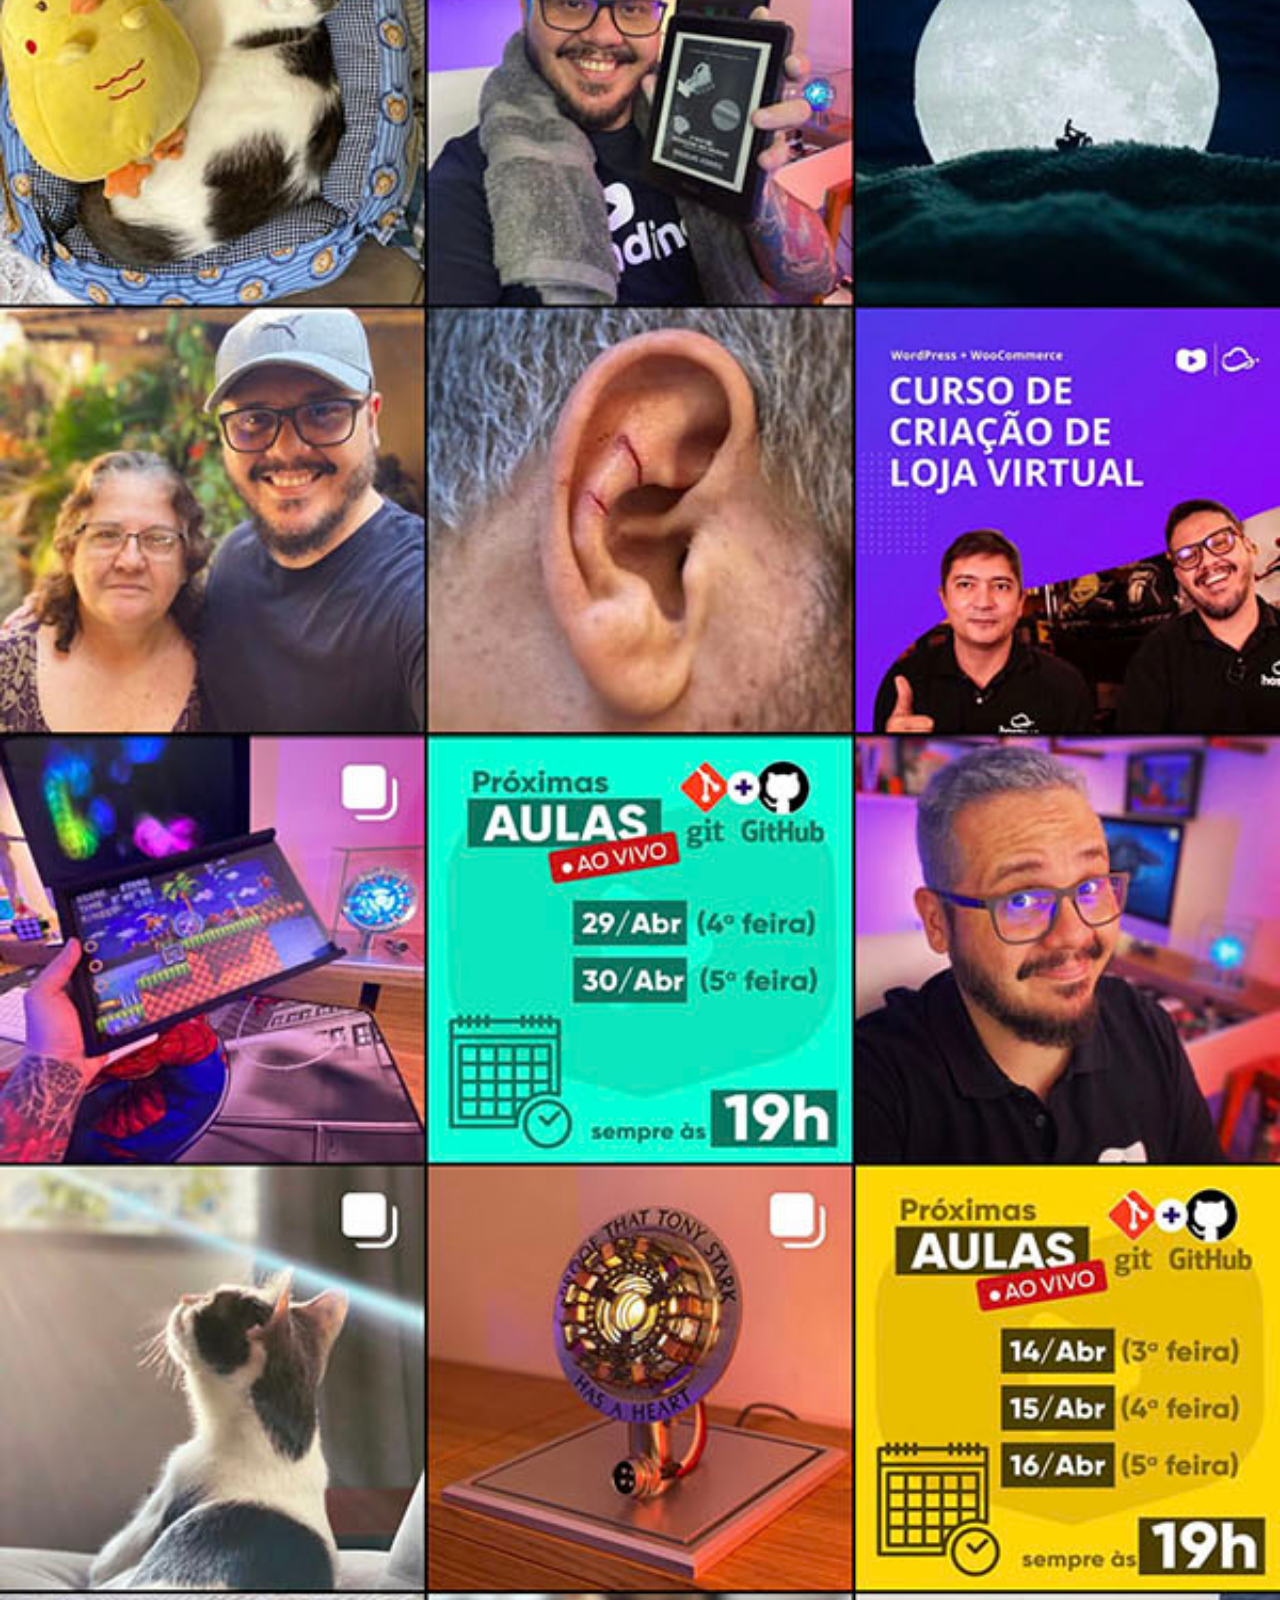
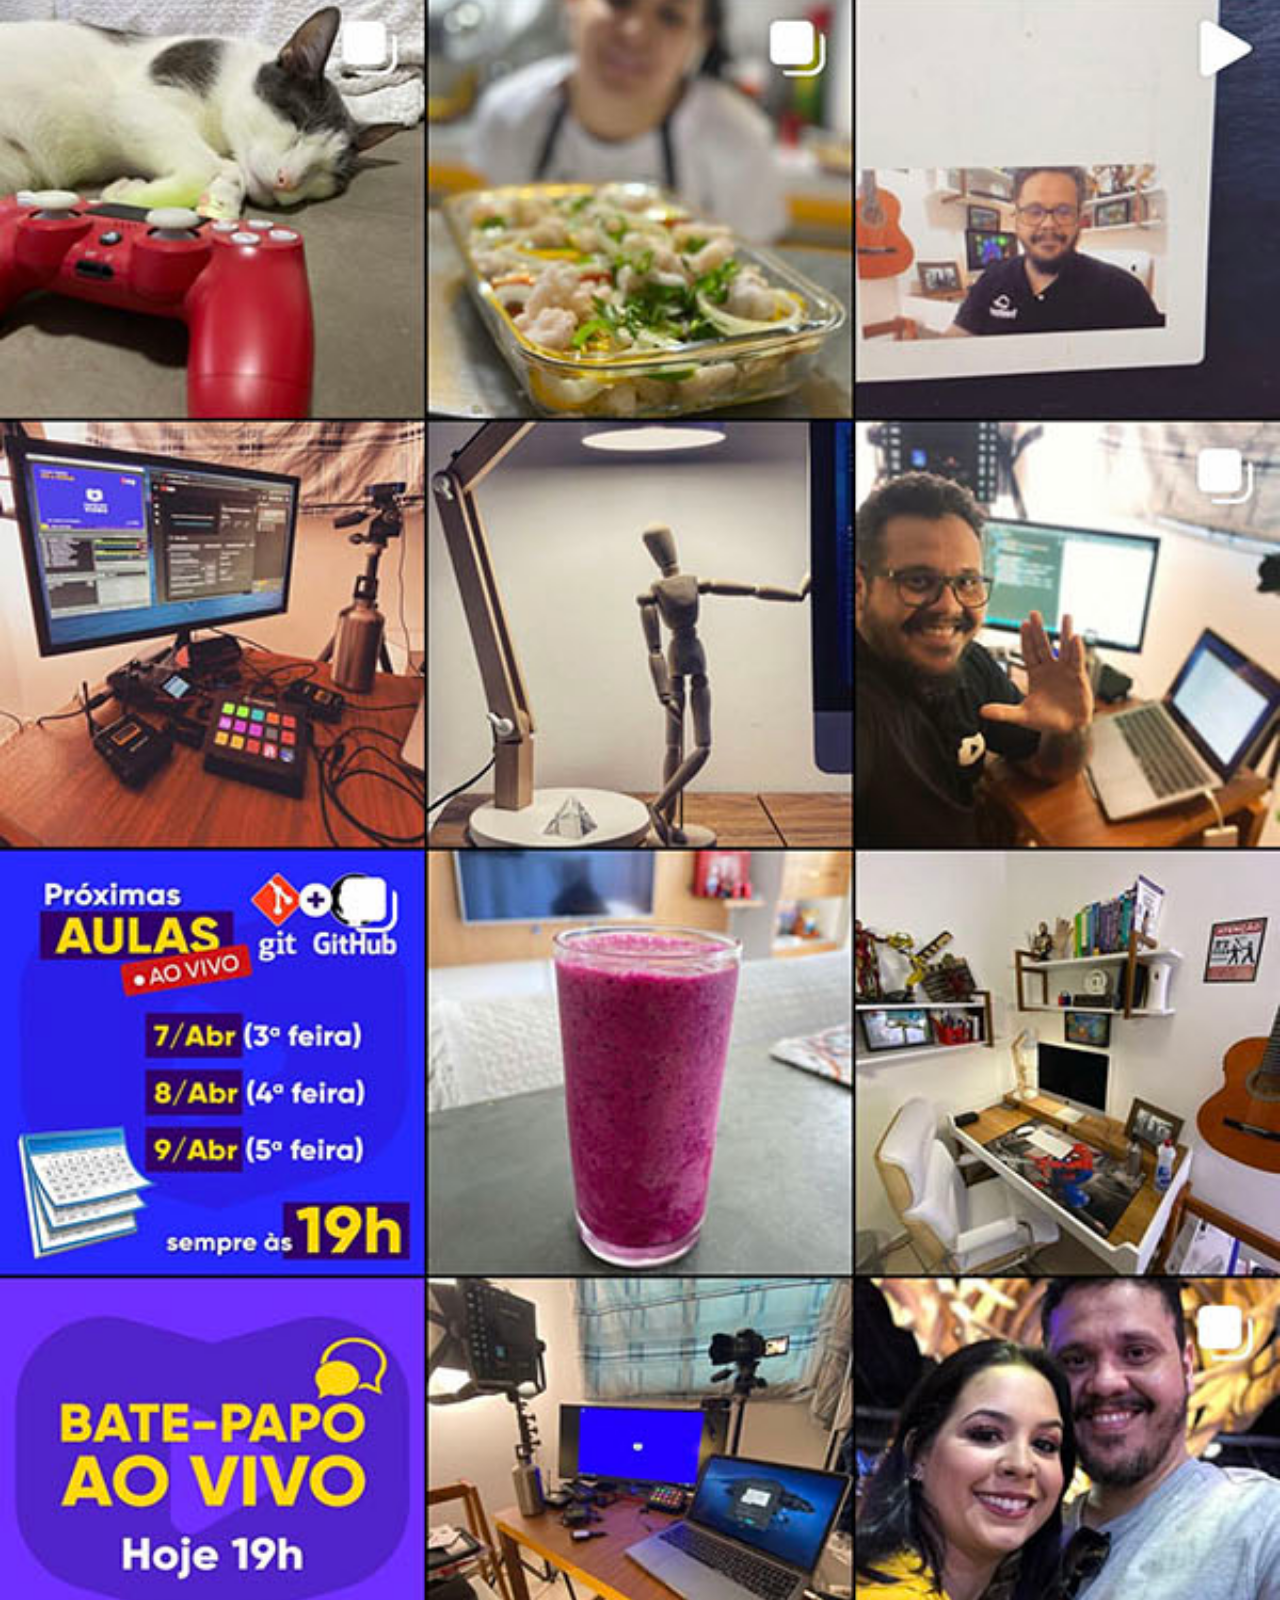
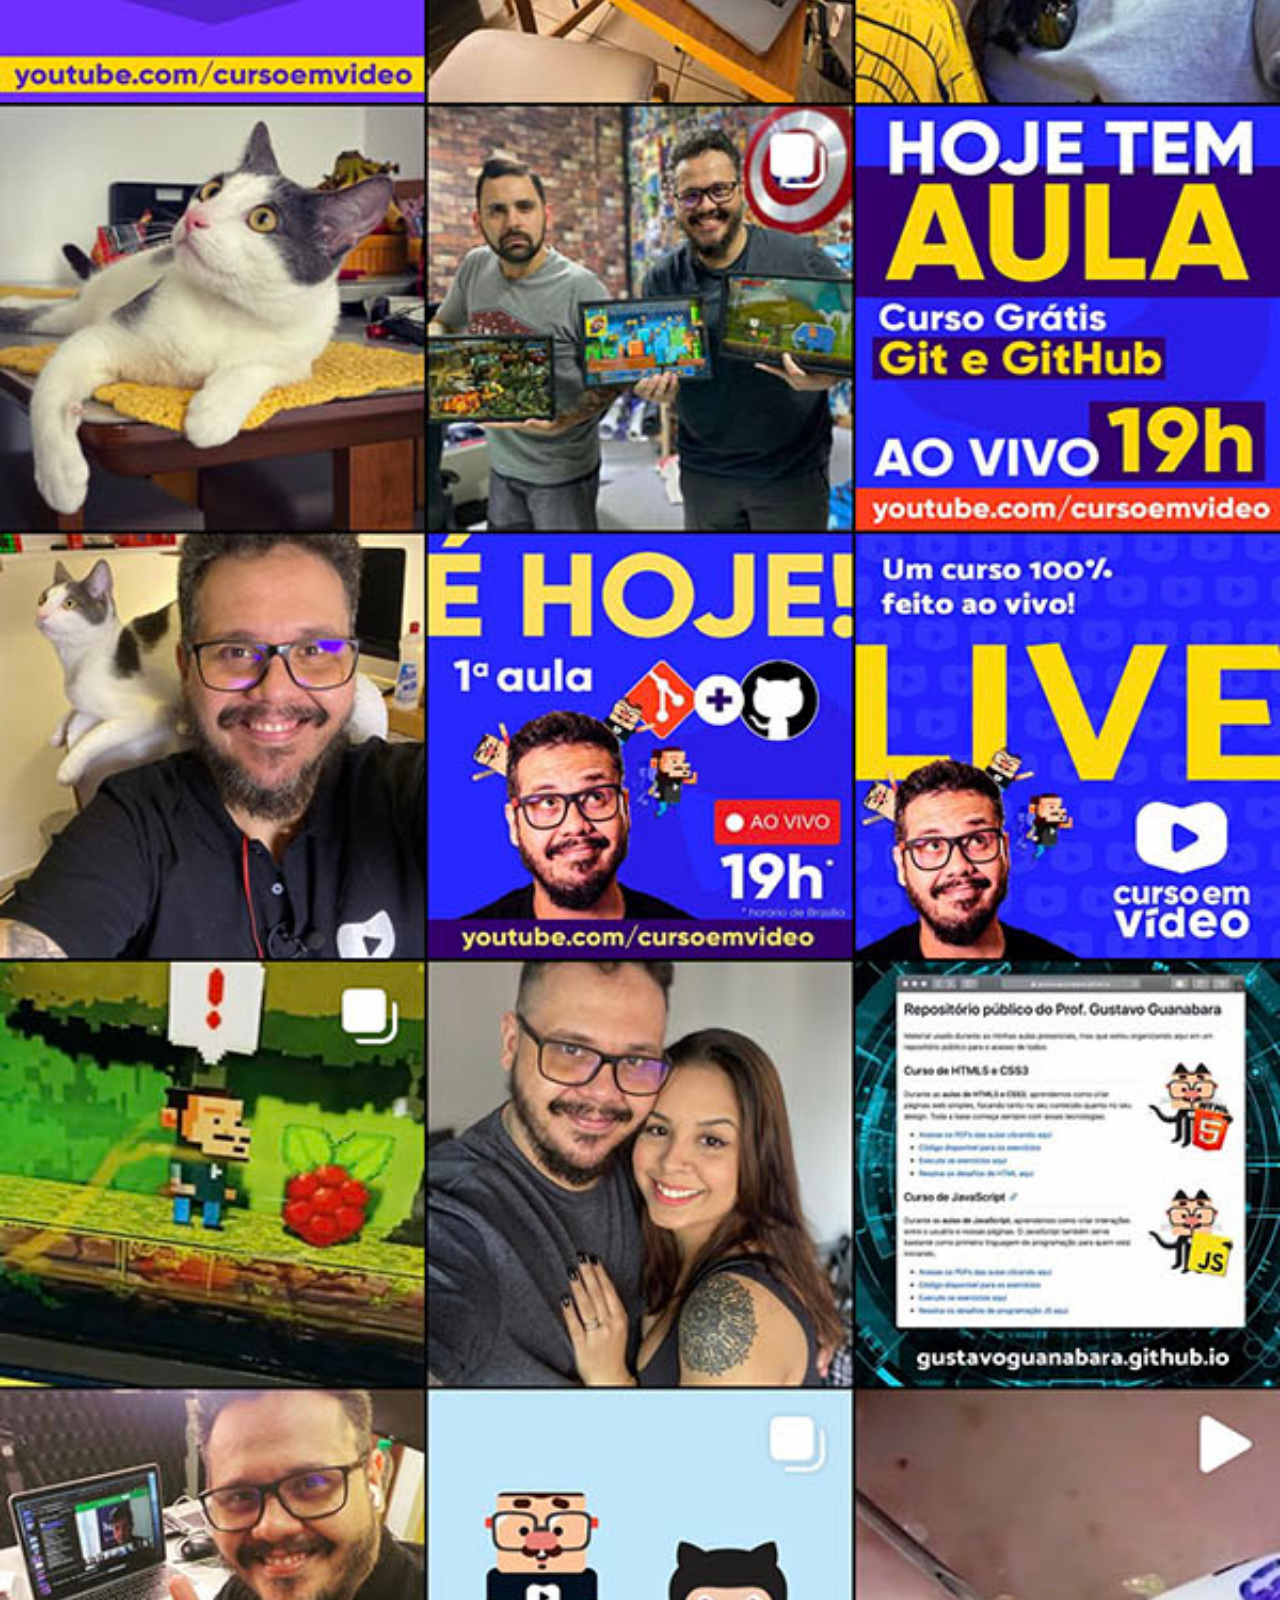
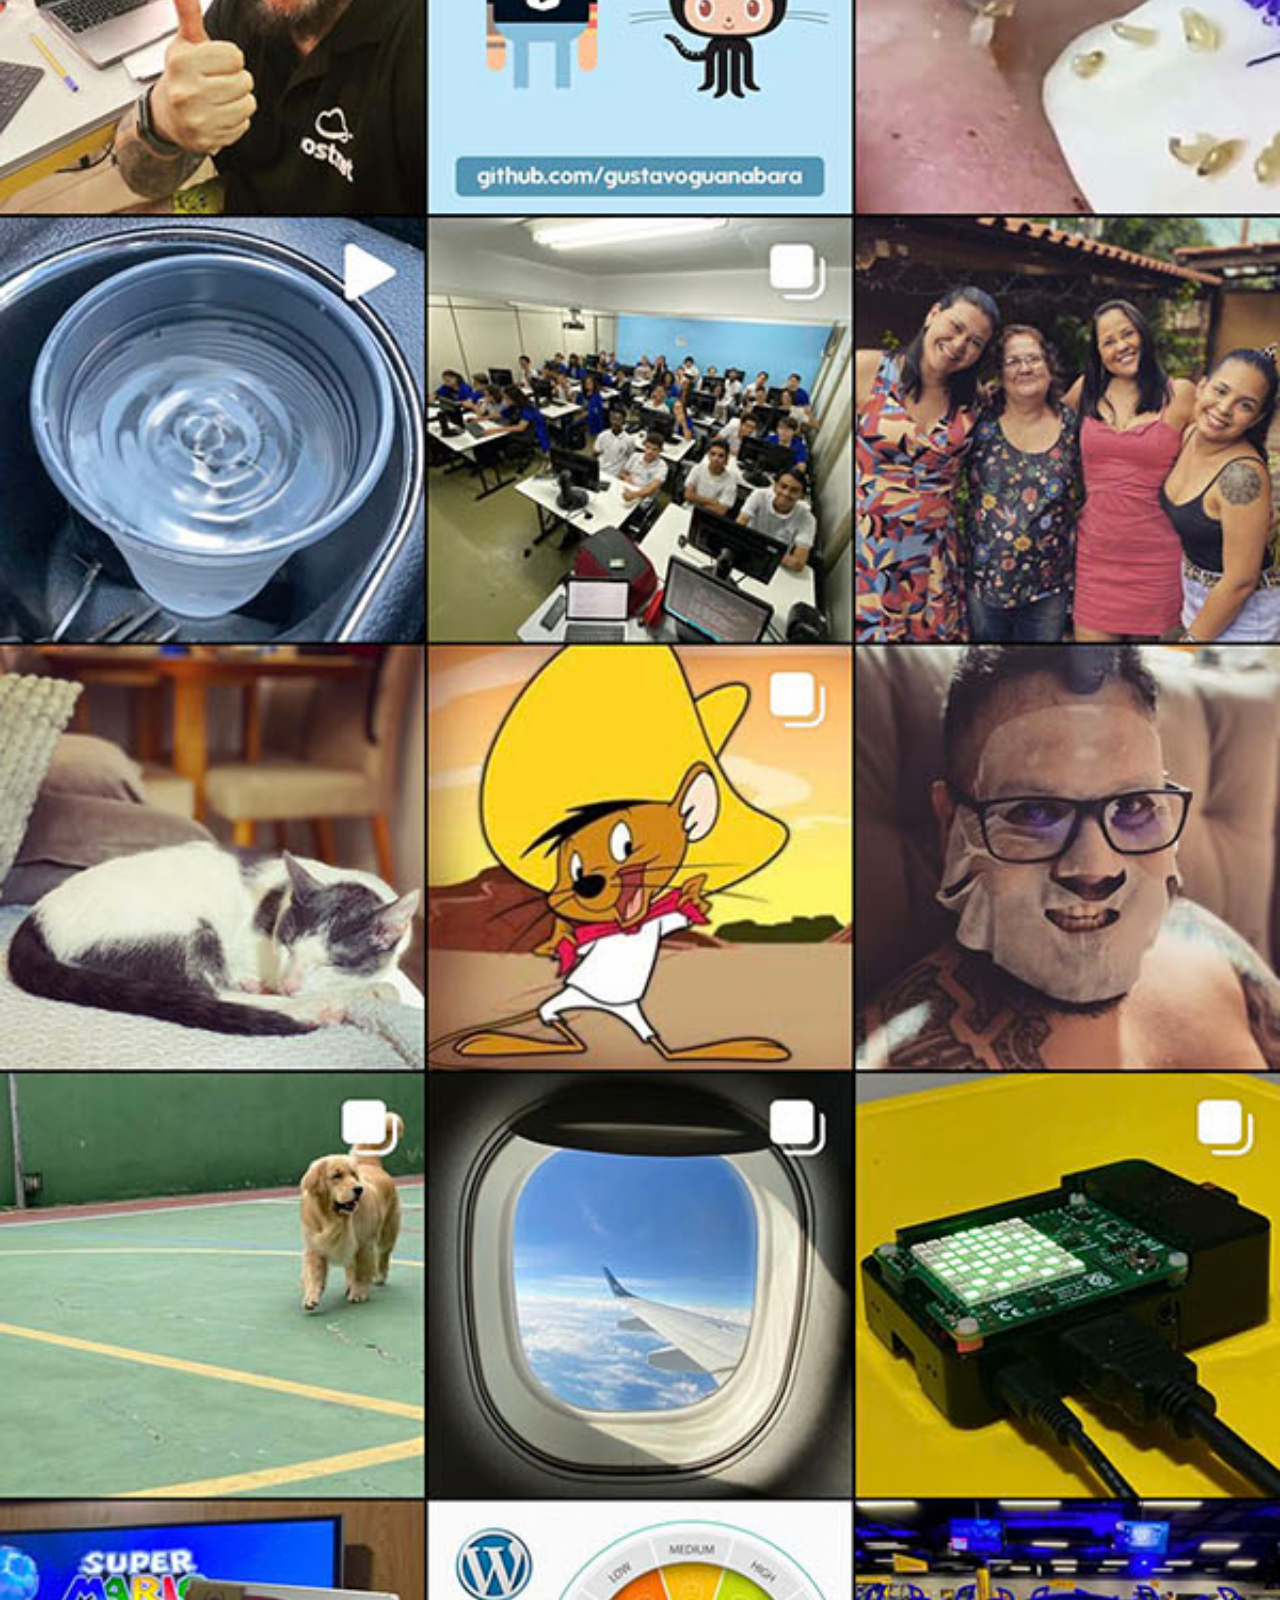
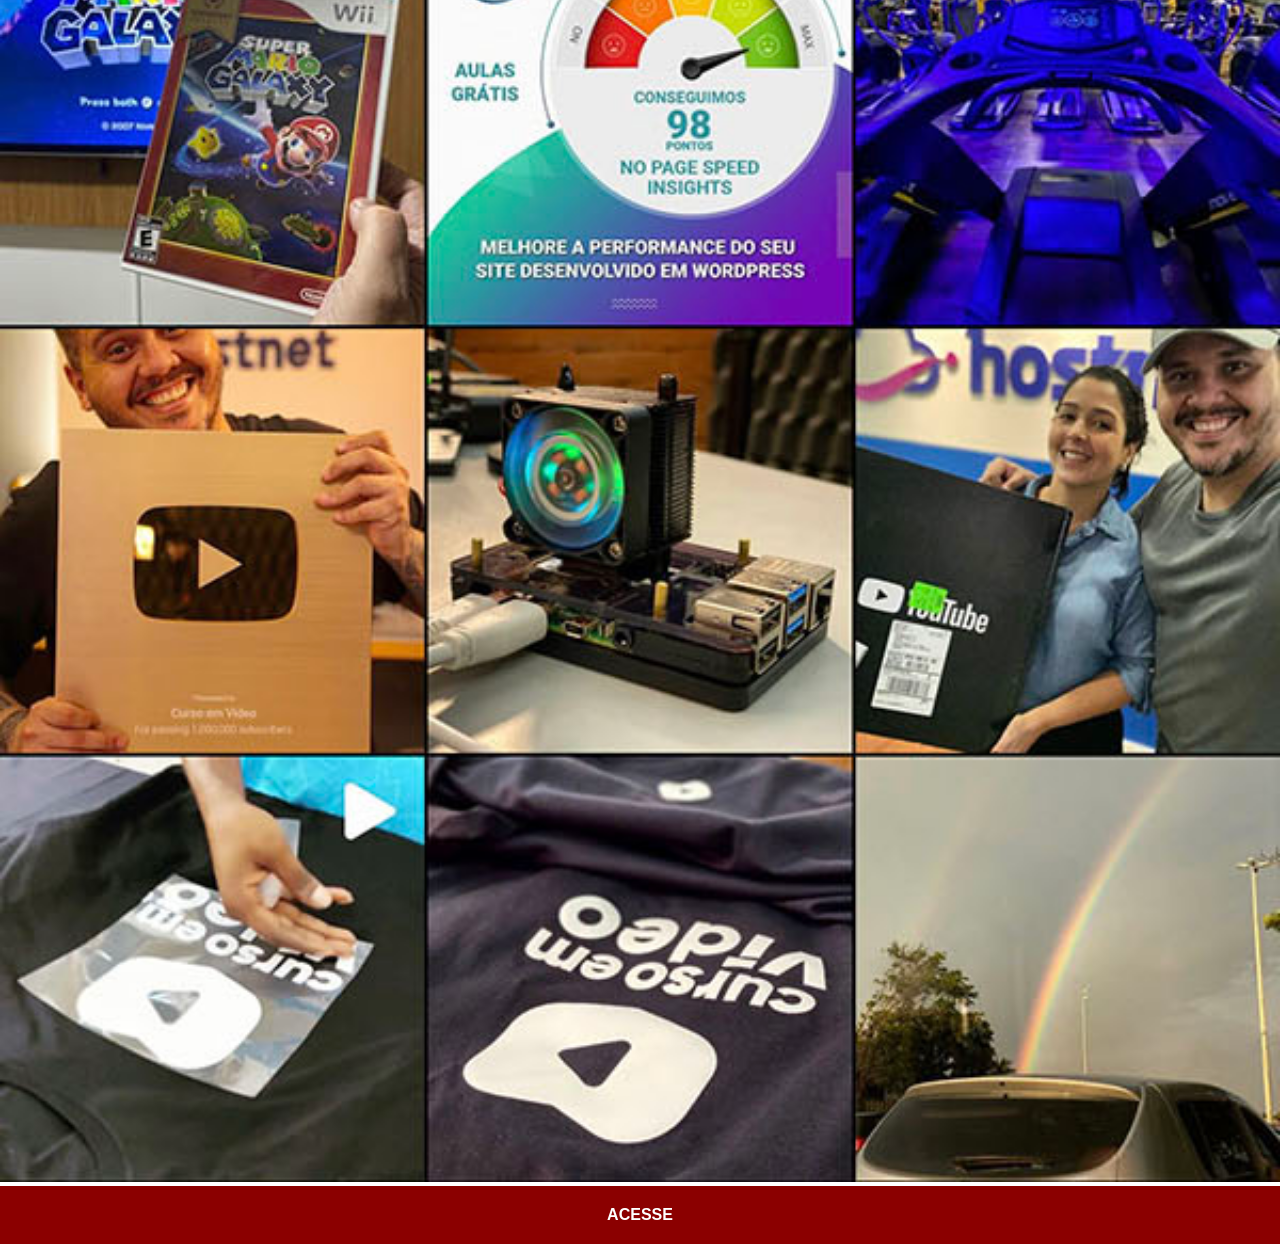
<file: instagram.html>
<!DOCTYPE html>
<html lang="pt-br">
<head>
    <meta charset="UTF-8">
    <meta name="viewport" content="width=device-width, initial-scale=1.0">
    <title>Instagram</title>
    <link rel="stylesheet" href="estilos/social.css">
</head>
<body>
    <img src="imagens/tela-instagram.jpg" alt="Instagram">
    <a href="https://www.instagram.com/gustavoguanabara/" target="_blank">ACESSE</a>
</body>
</html>
</file>
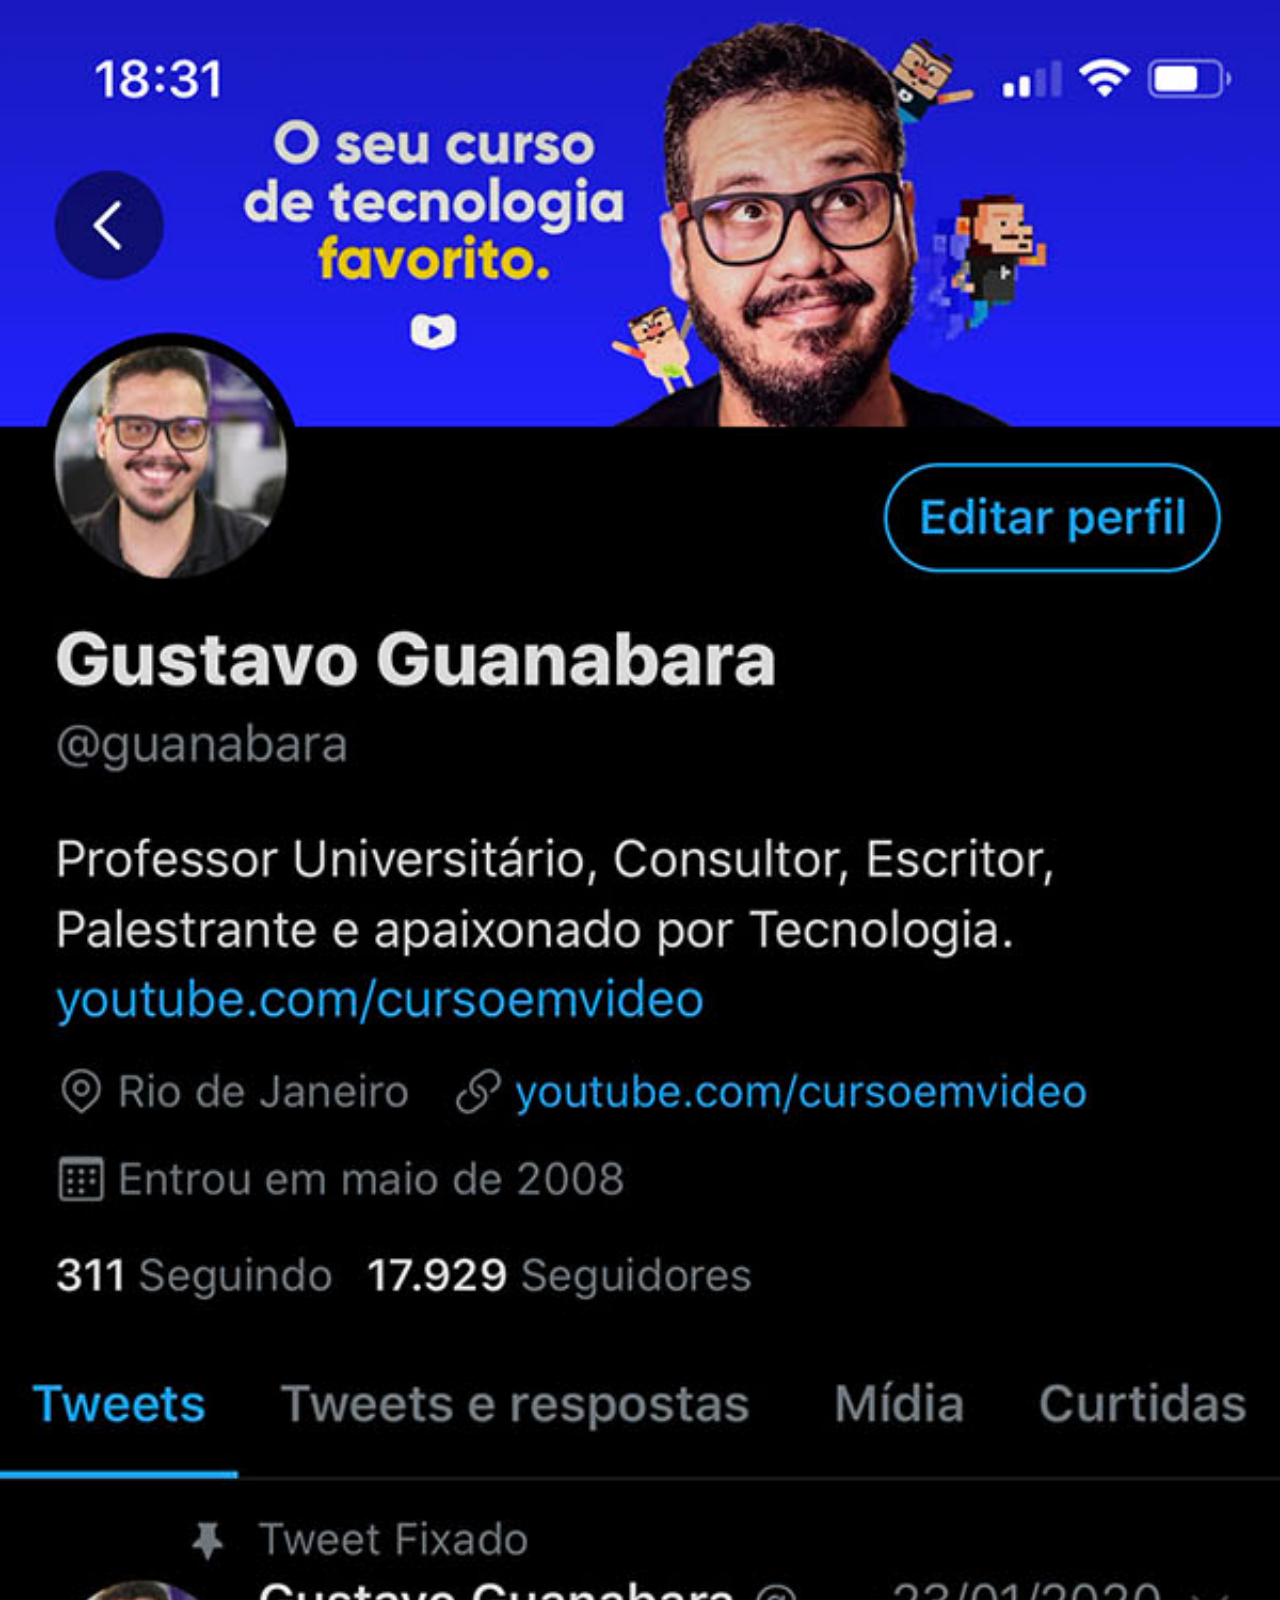
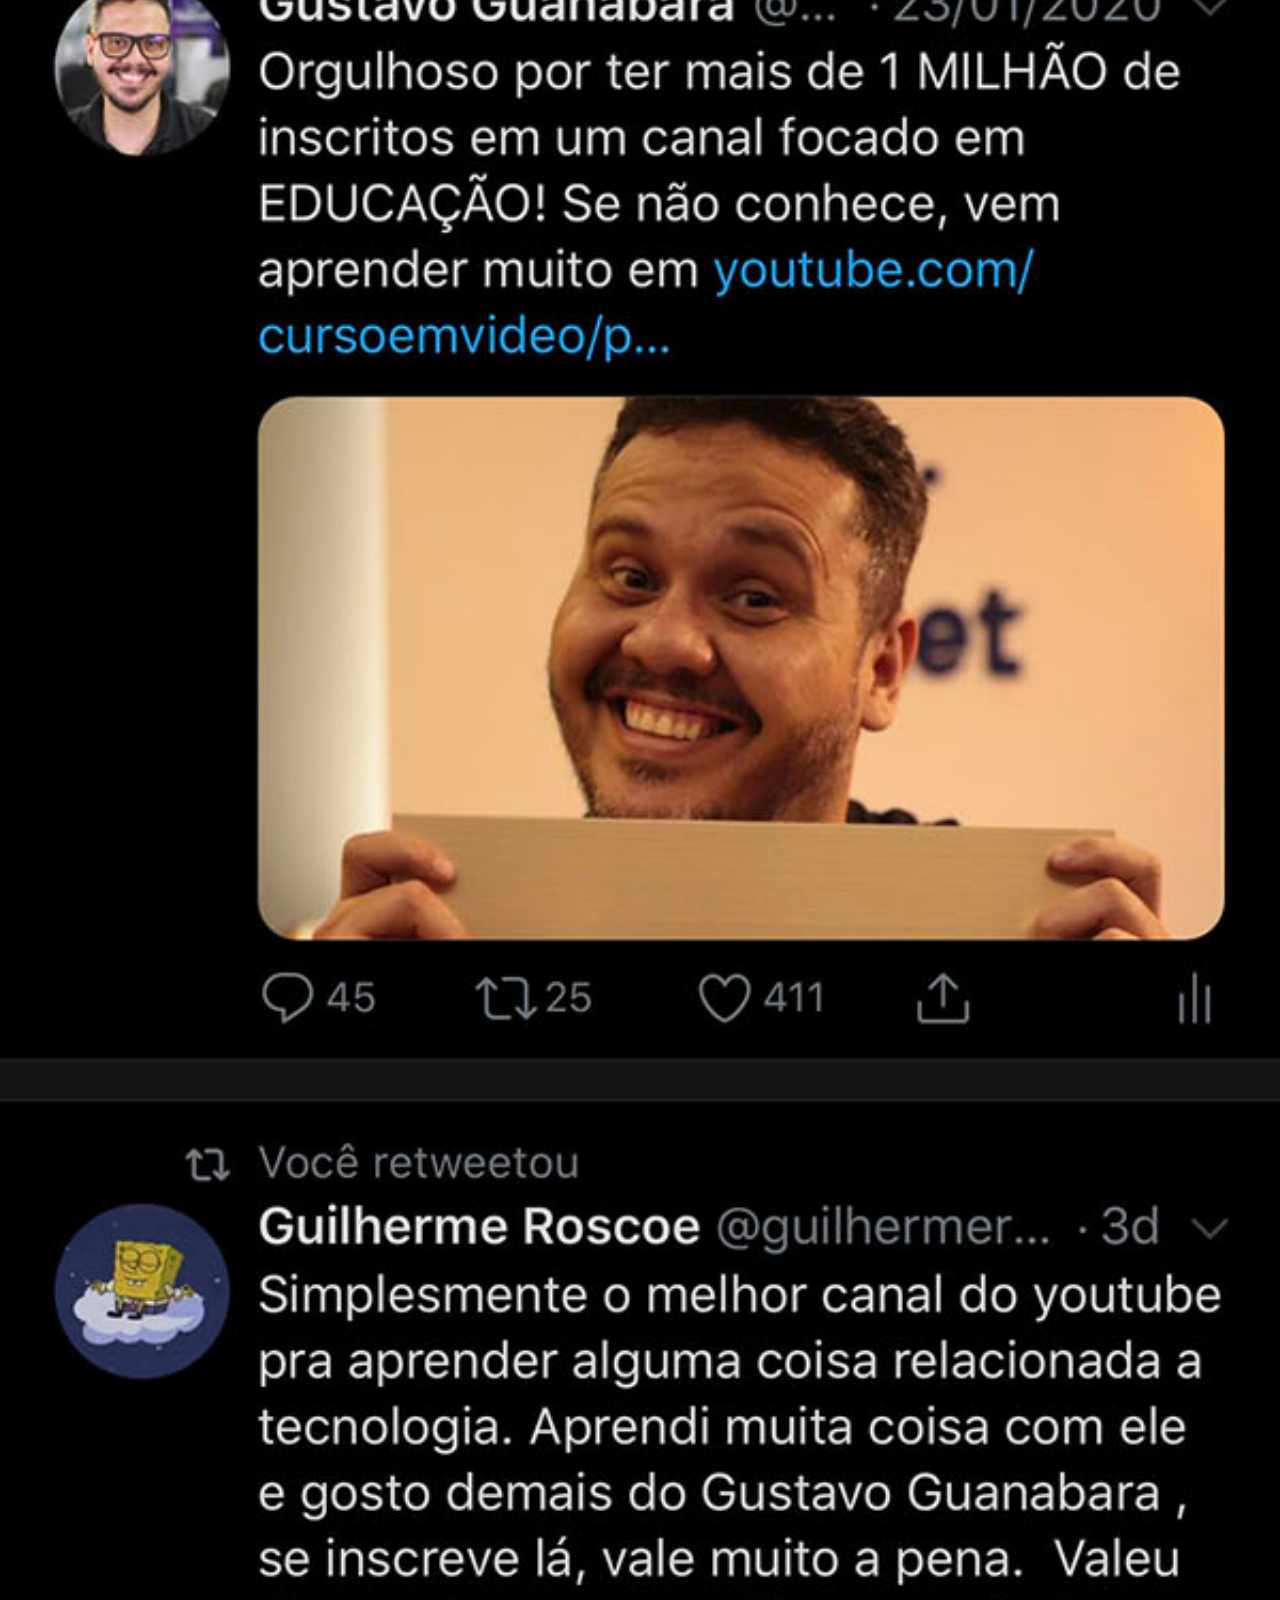
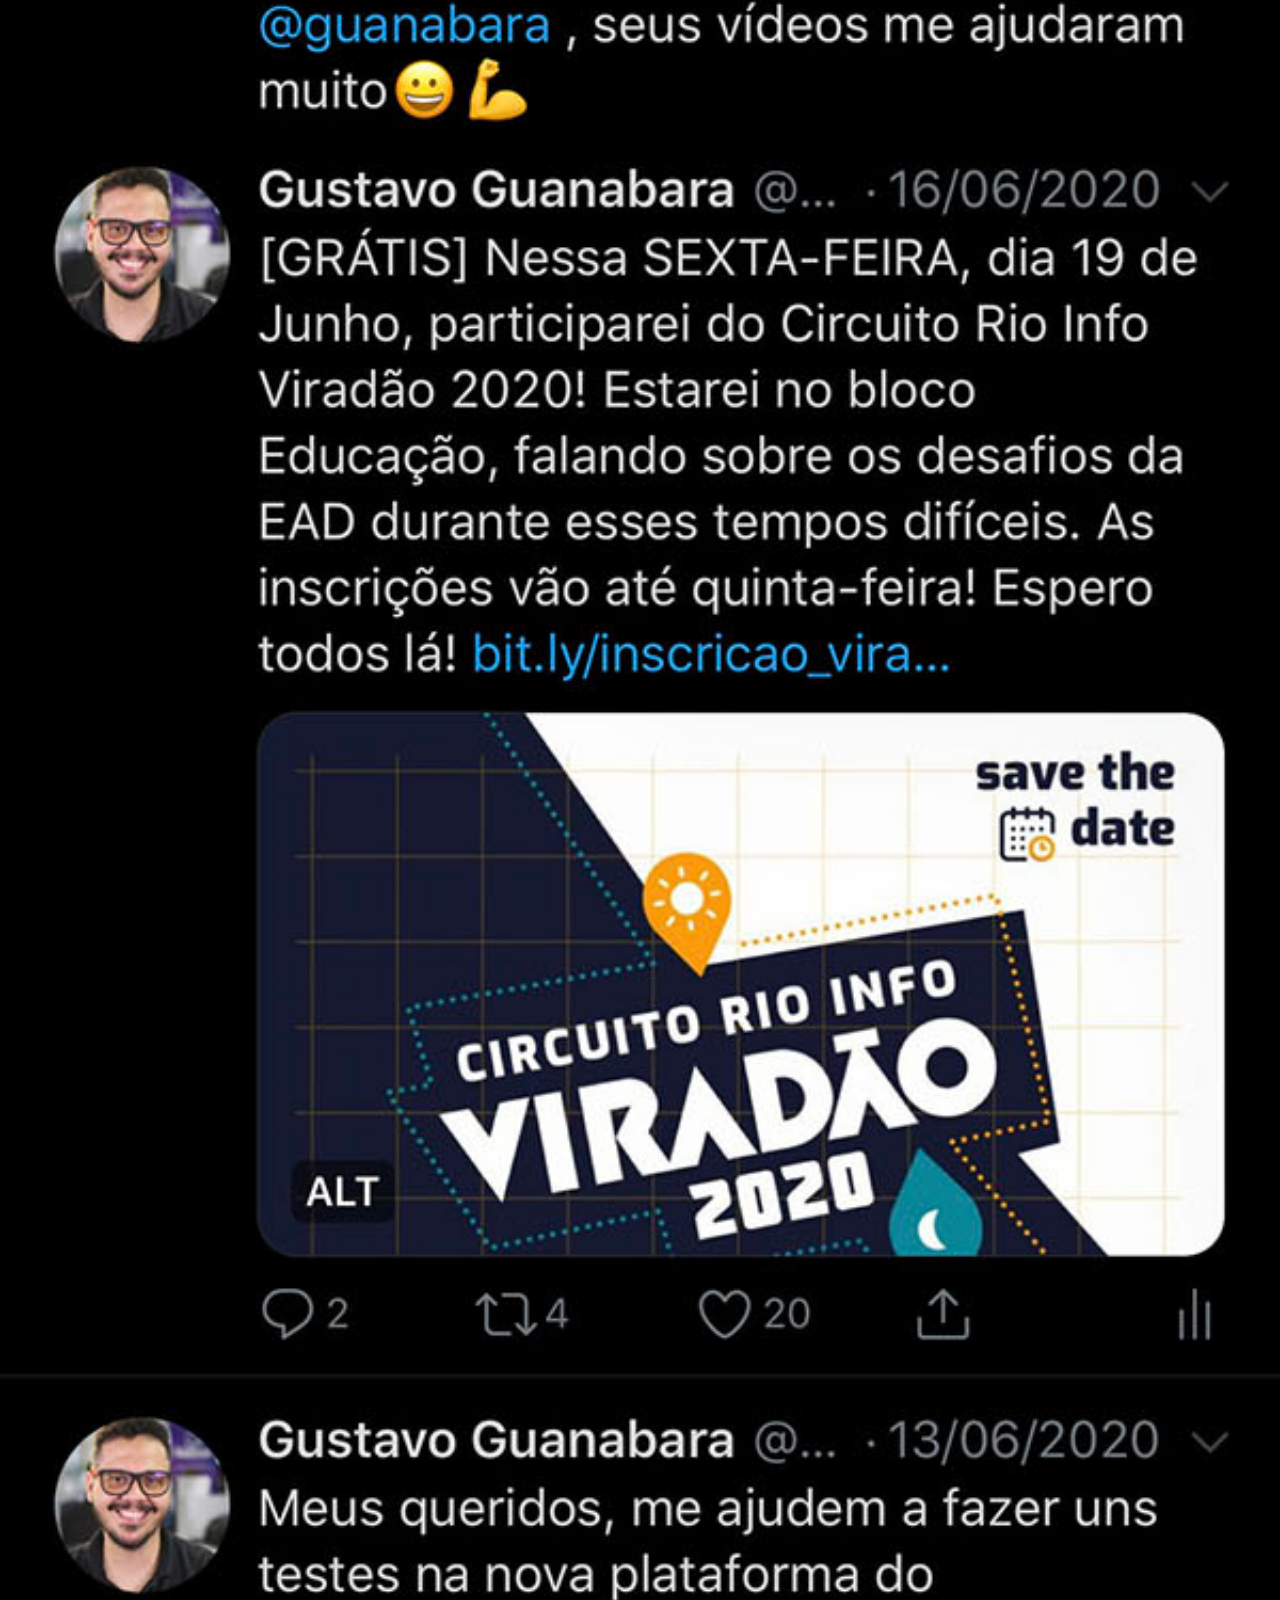
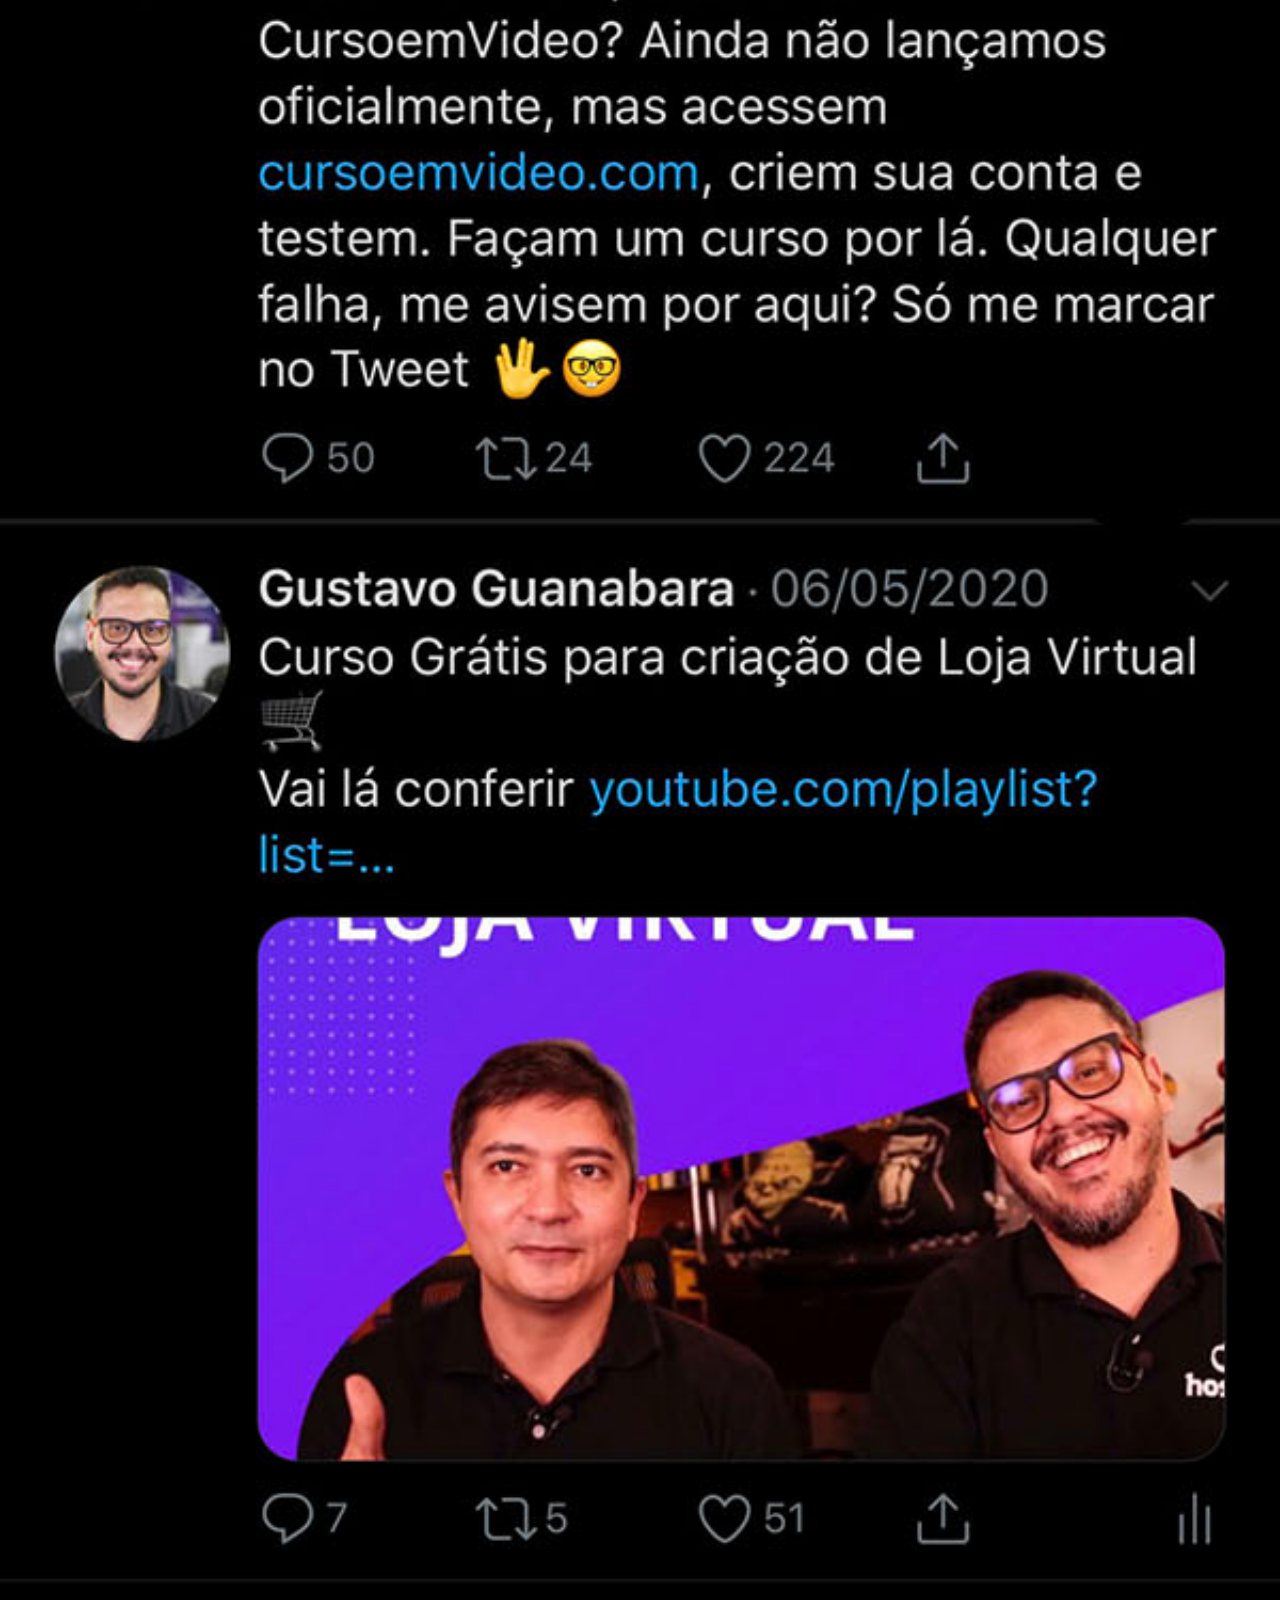
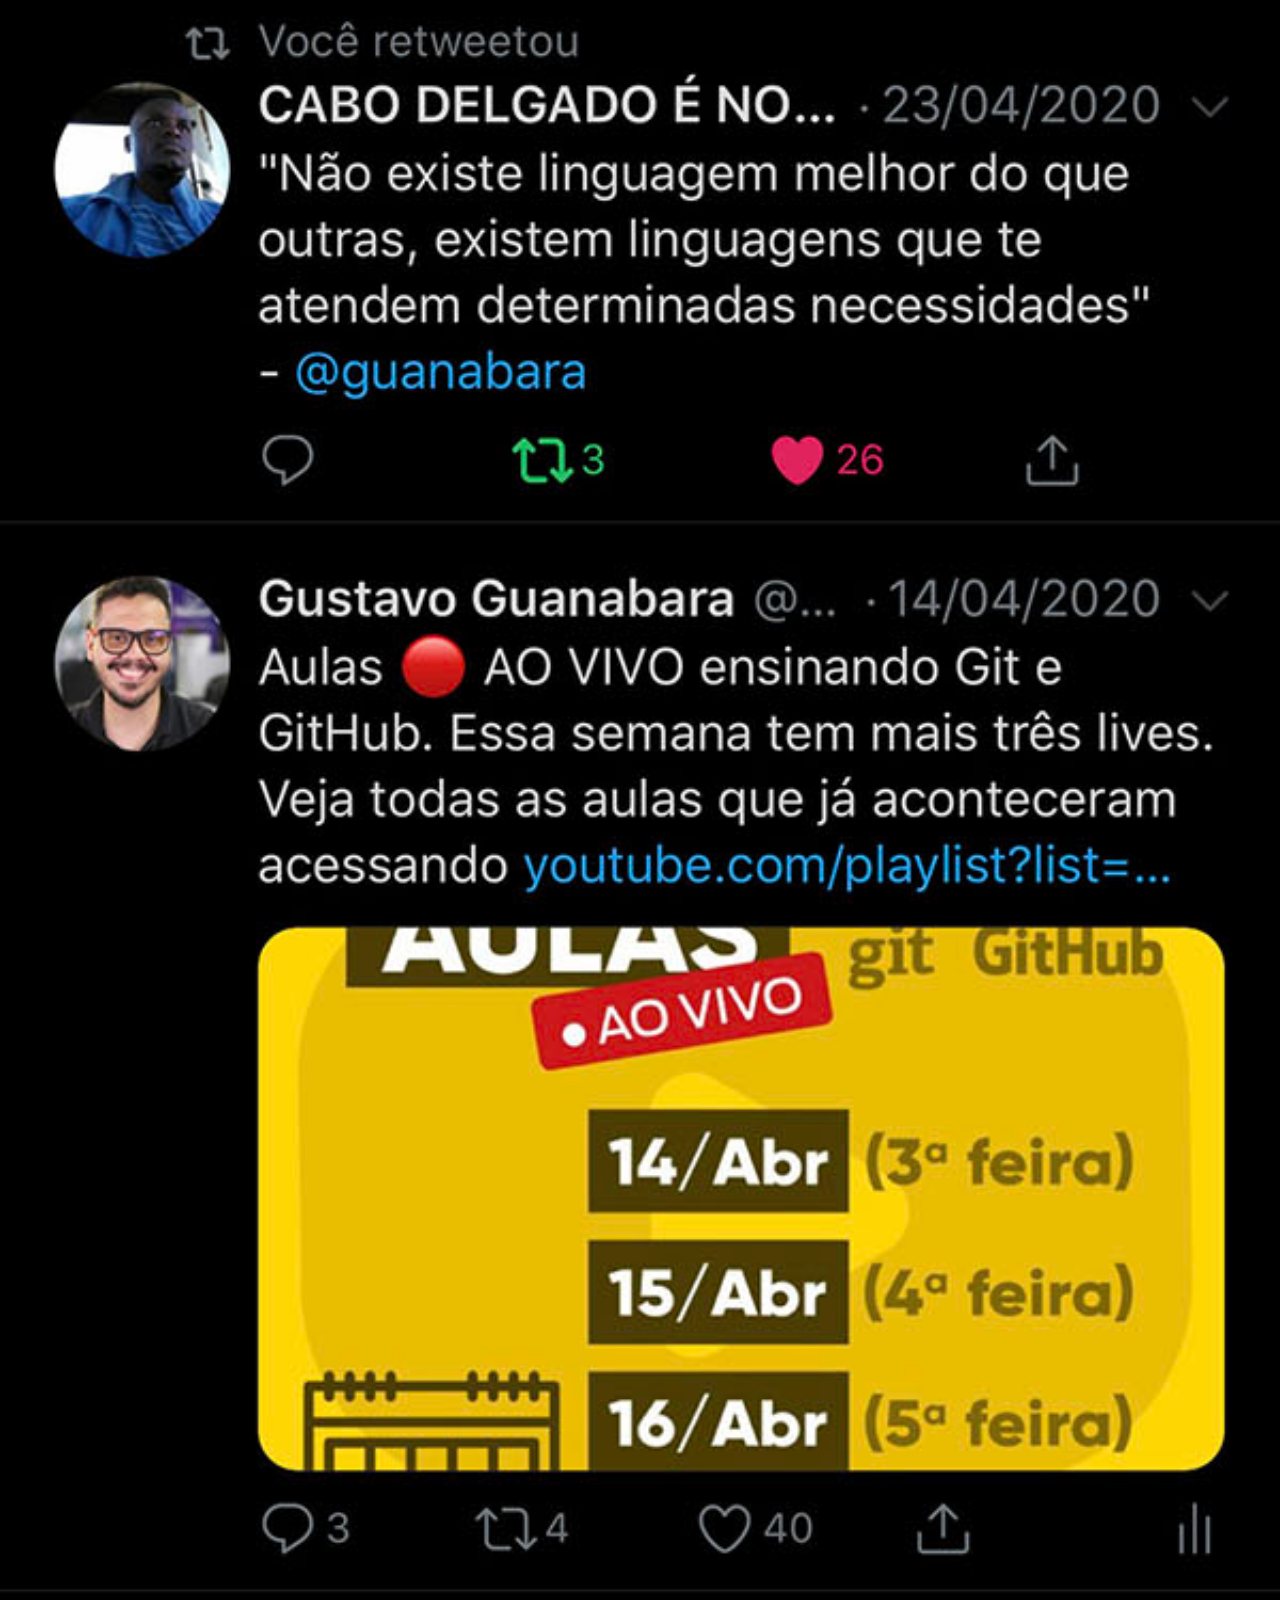
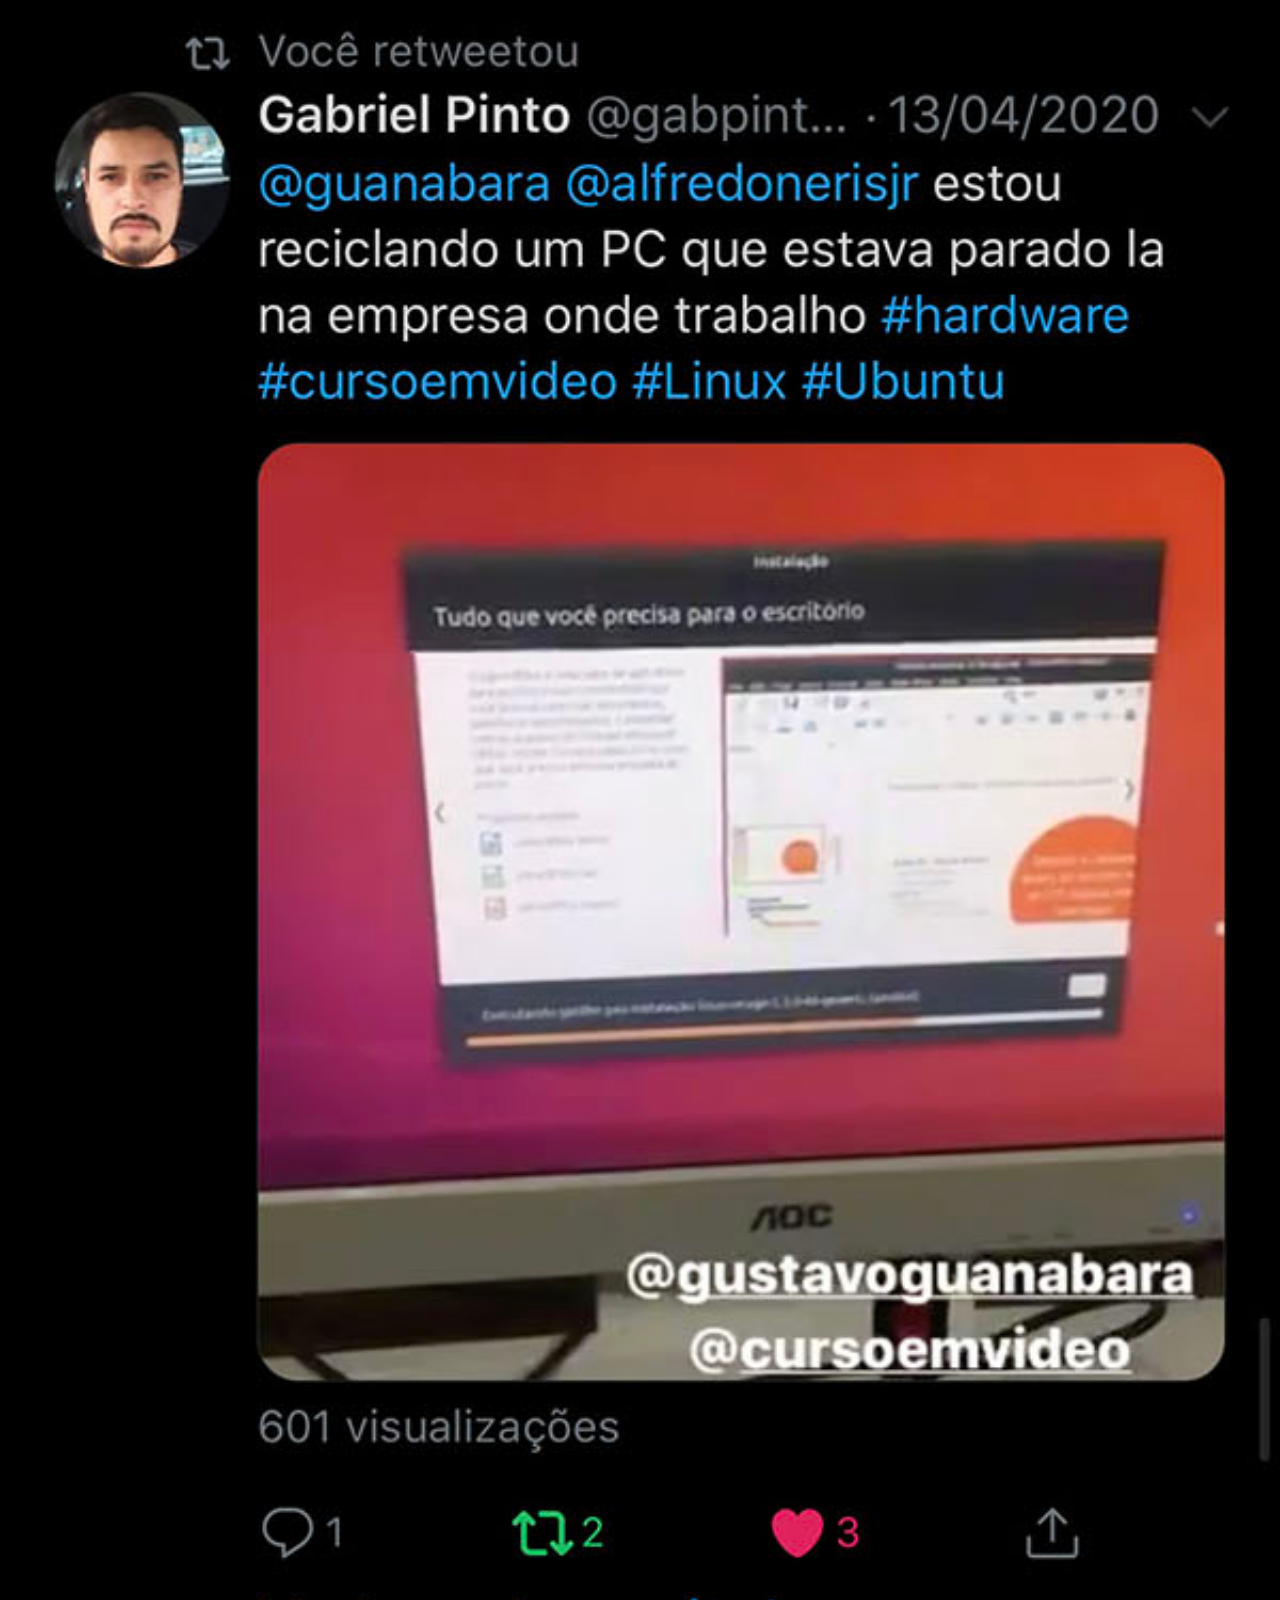
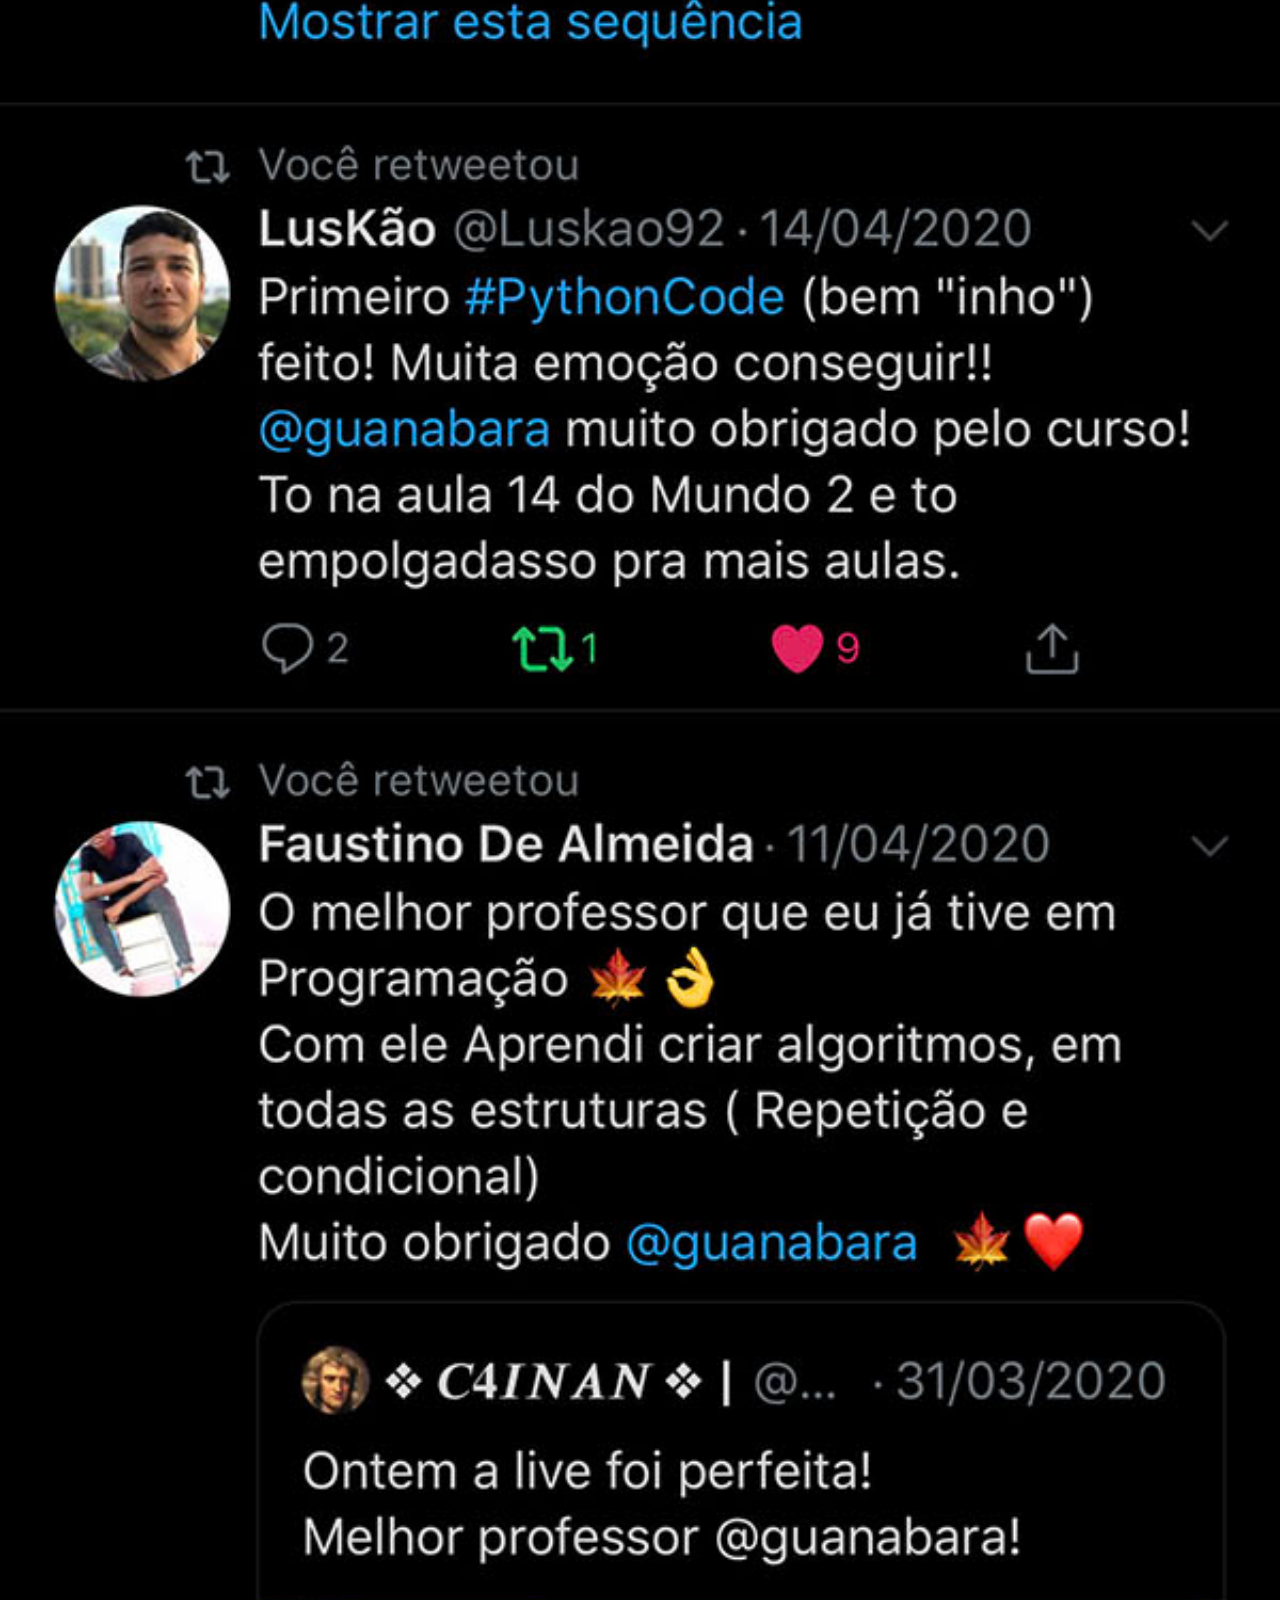
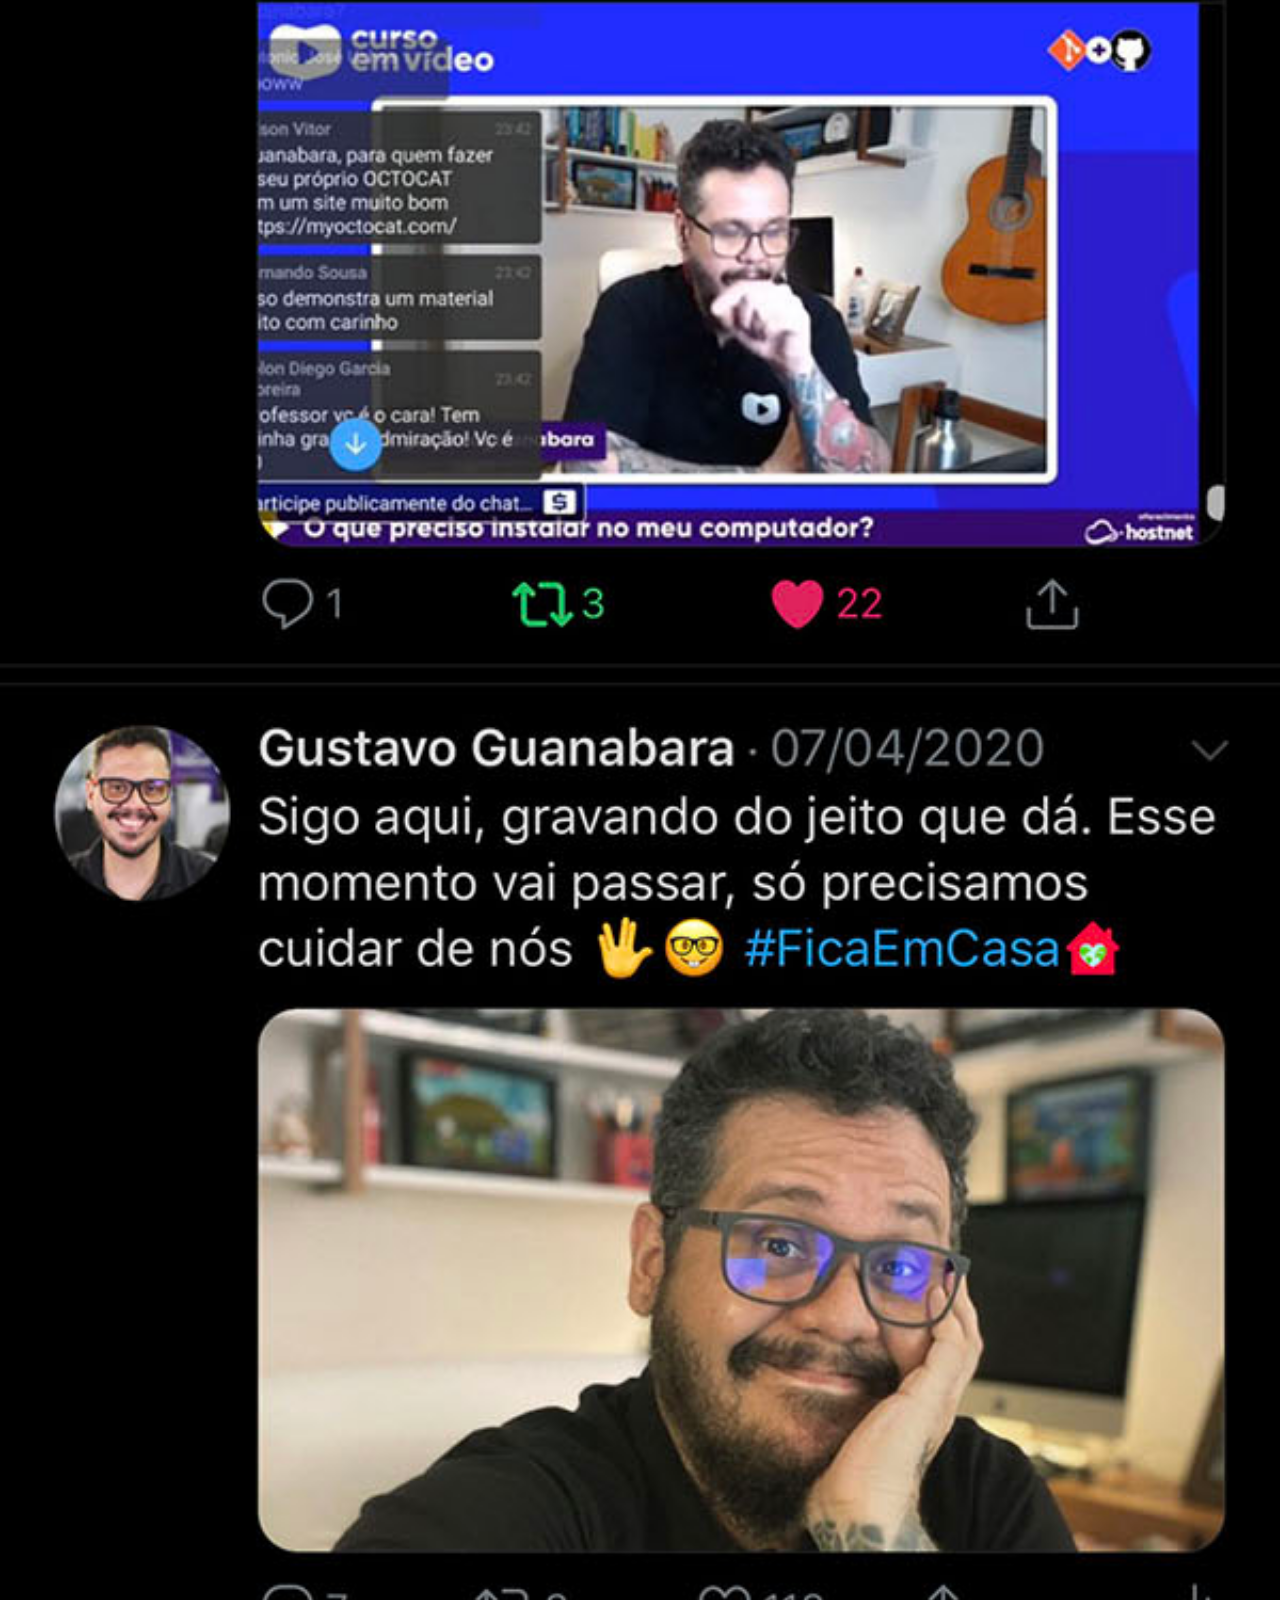
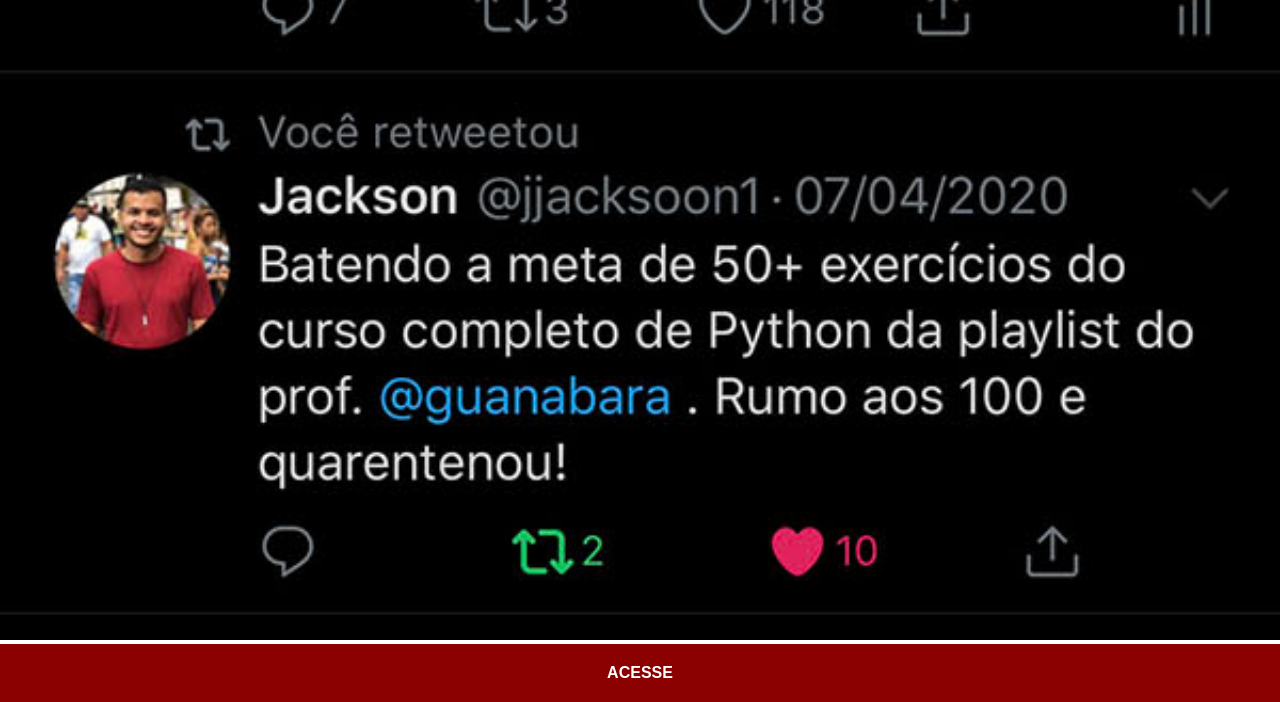
<file: twiter.html>
<!DOCTYPE html>
<html lang="pt-br">
<head>
    <meta charset="UTF-8">
    <meta name="viewport" content="width=device-width, initial-scale=1.0">
    <title>Twiter</title>
    <link rel="stylesheet" href="estilos/social.css">
</head>
<body>
    <img src="imagens/tela-twitter.jpg" alt="Twiter">
    <a href="https://x.com/guanabara" target="_blank">ACESSE</a>
</body>
</html>
</file>
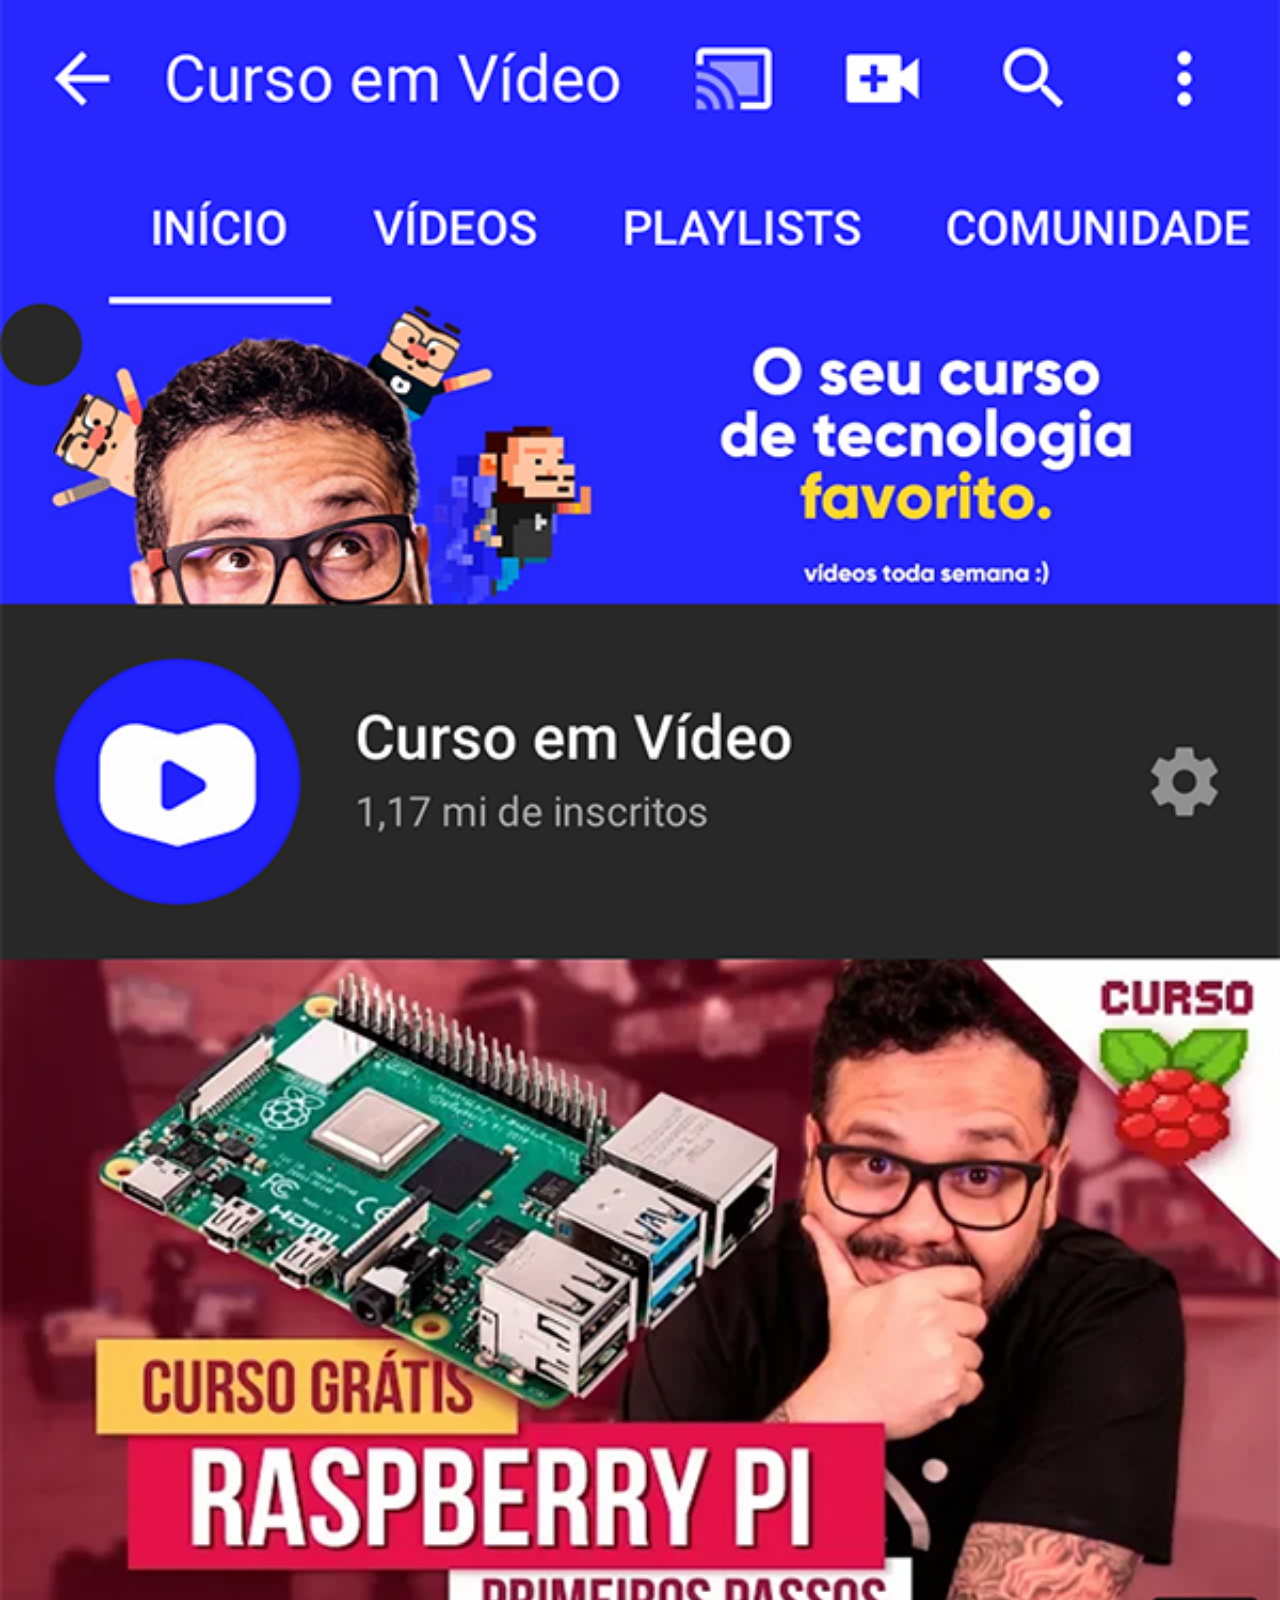
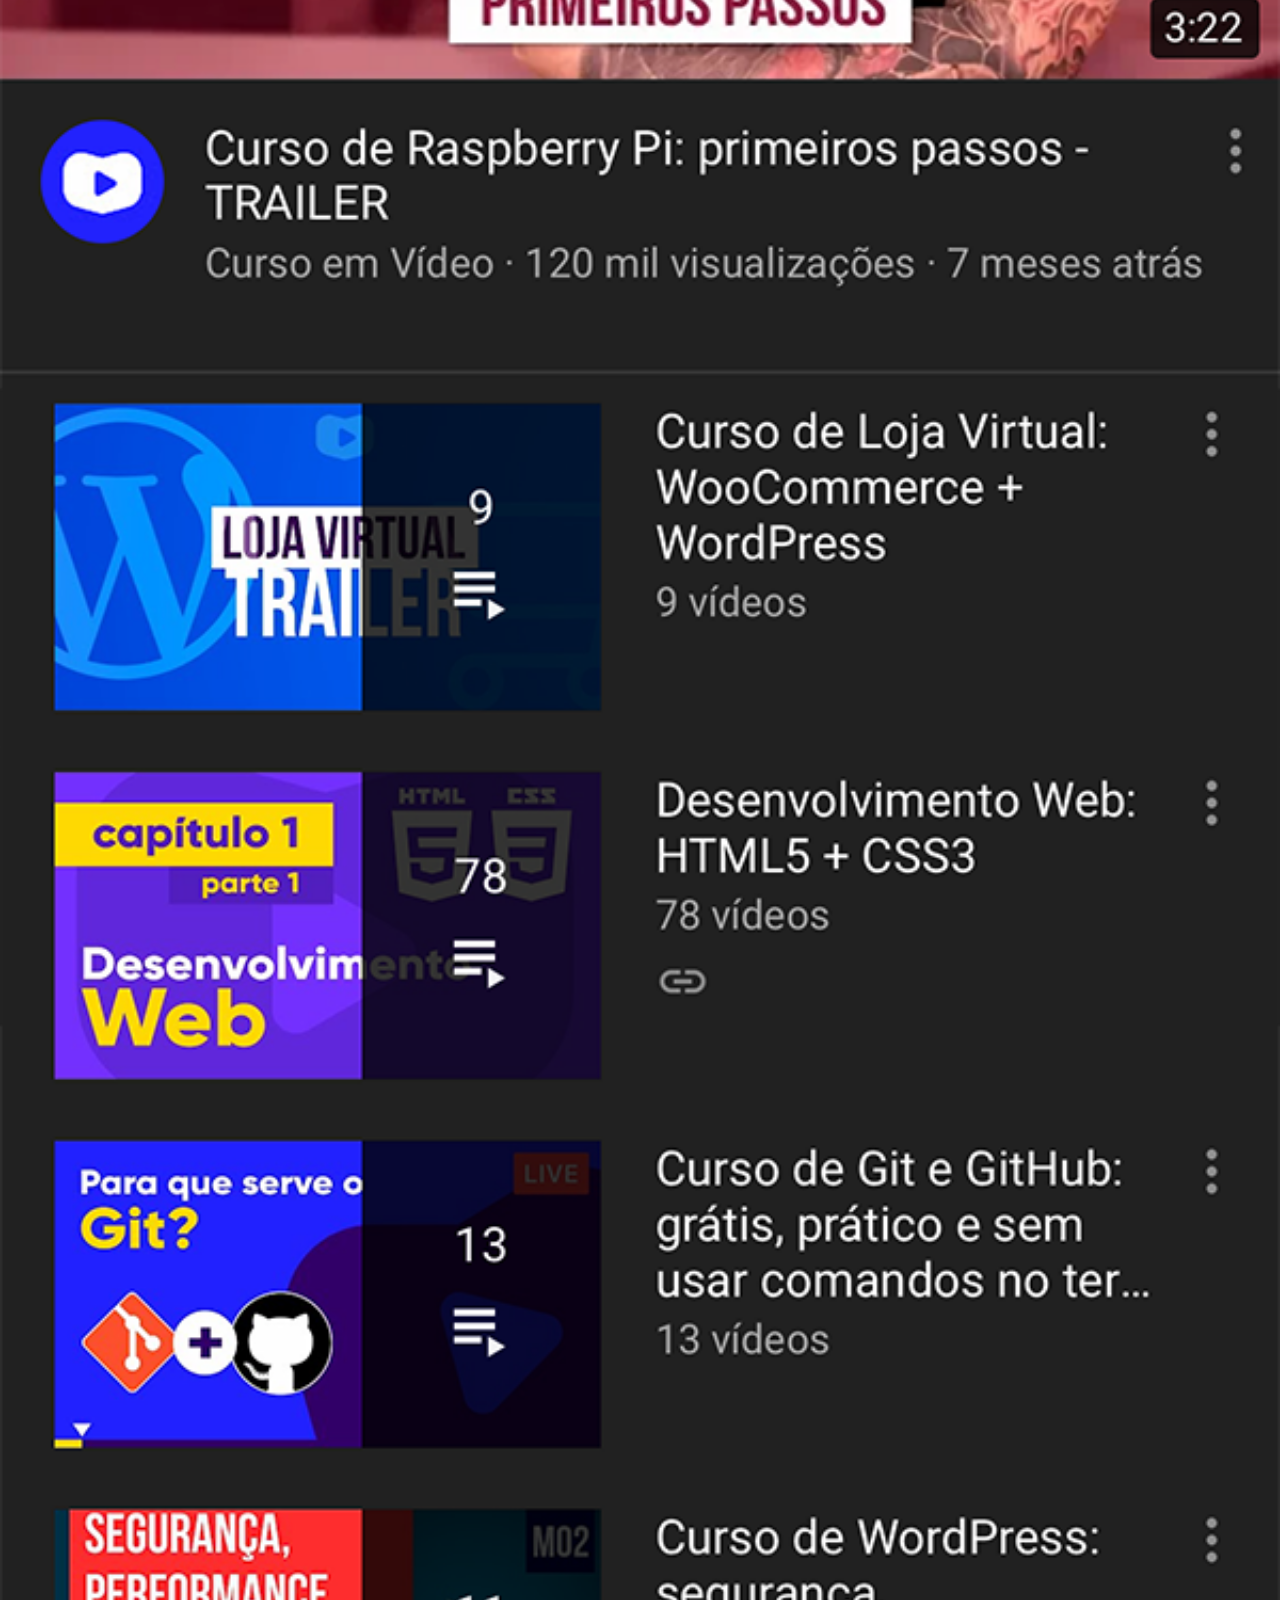
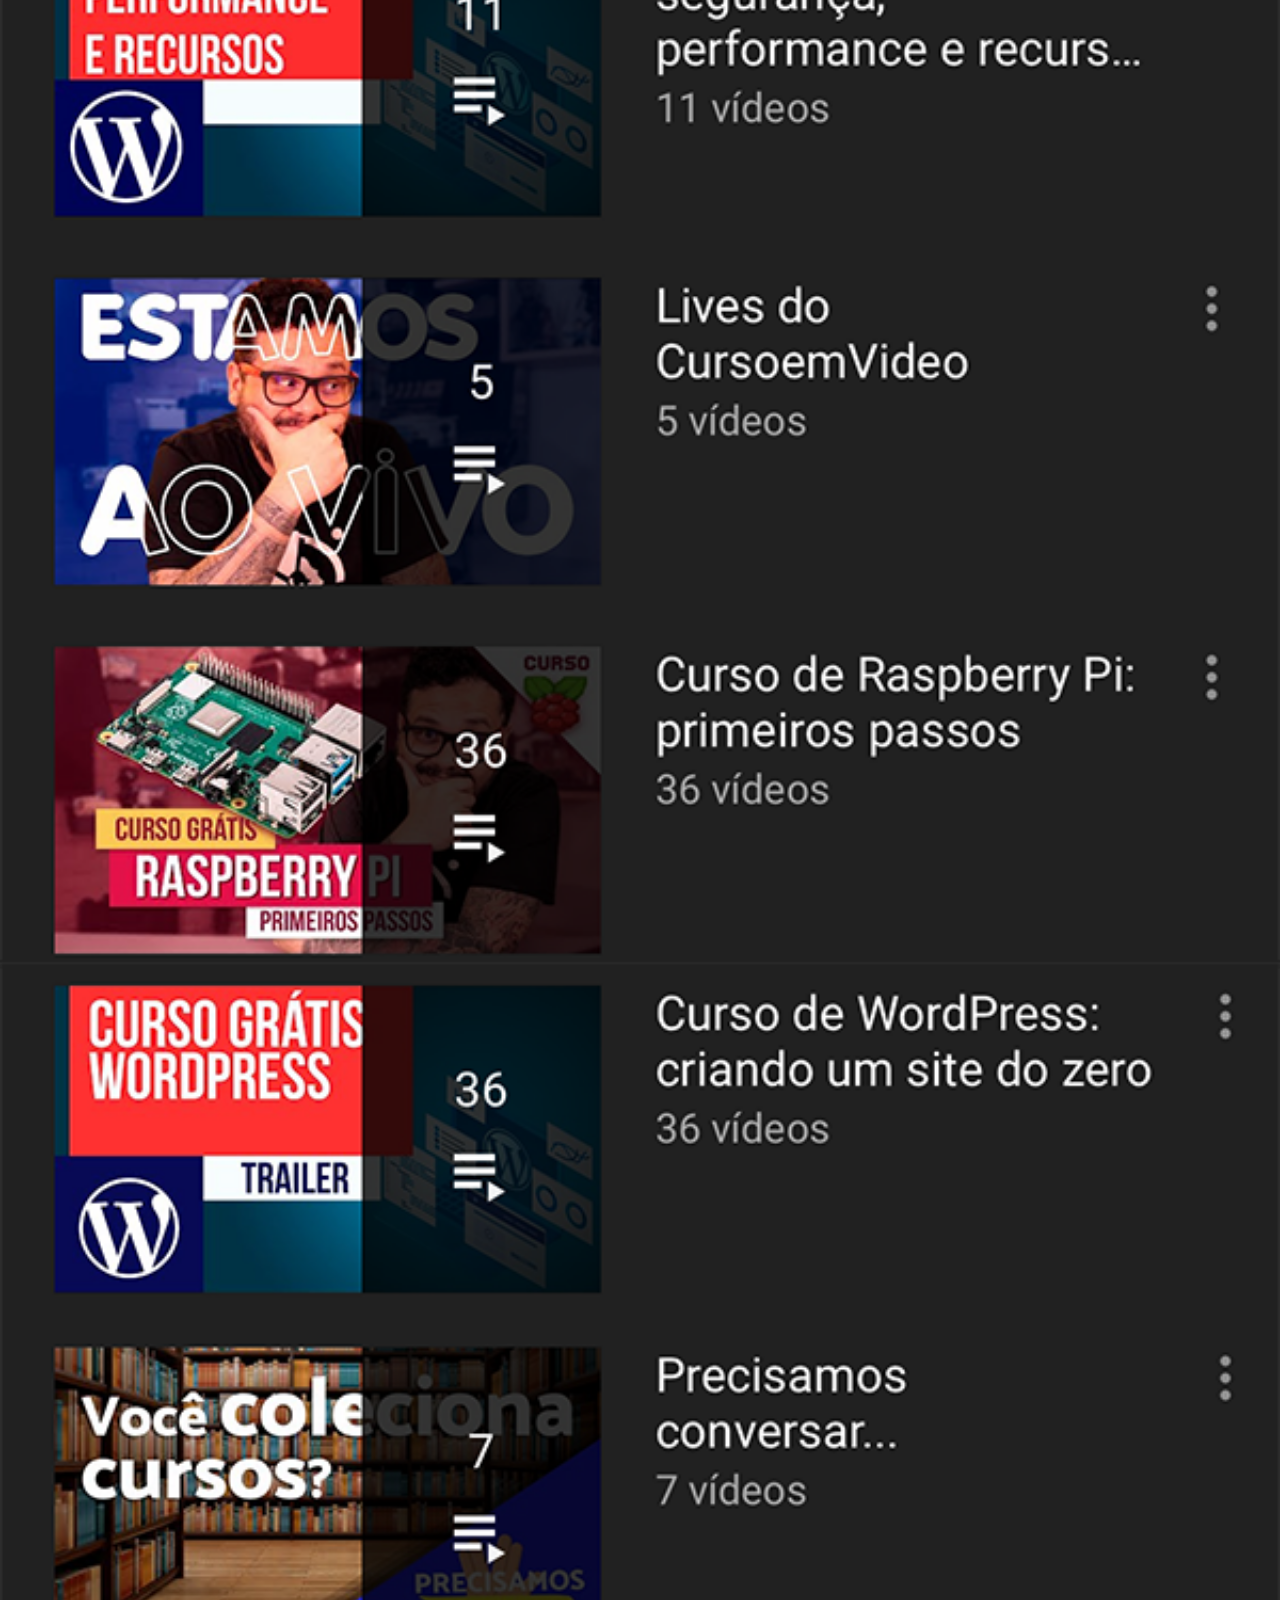
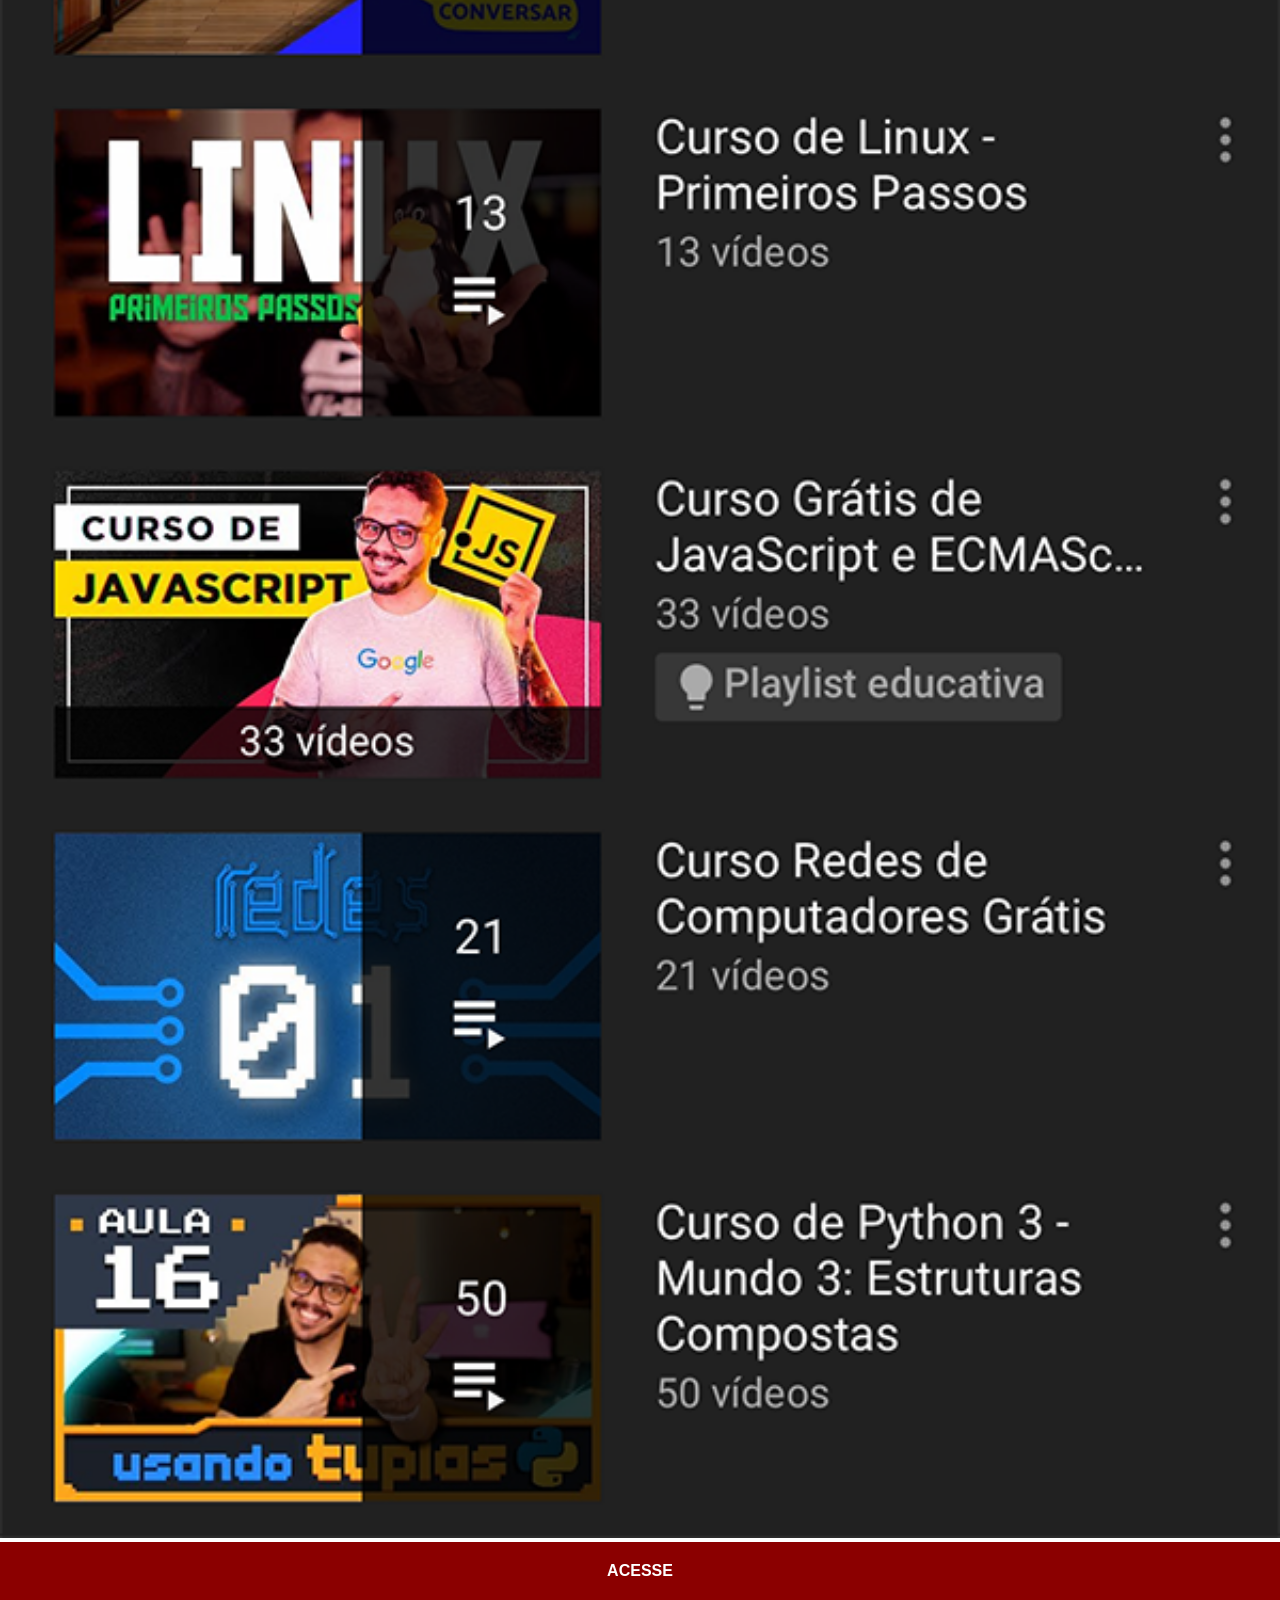
<file: youtube.html>
<!DOCTYPE html>
<html lang="pt-br">
<head>
    <meta charset="UTF-8">
    <meta name="viewport" content="width=device-width, initial-scale=1.0">
    <title>Youtube</title>
  <link rel="stylesheet" href="estilos/social.css">

</head>
<body>
    <img src="imagens/tela-youtube.png" alt="Youtbe">
    <a href="https://www.youtube.com/@cursoemvideo/playlists" target="_blank">ACESSE</a>
</body>
</html>
</file>
<file: estilos/style.css>
@charset "UTF-8"

* {
    margin: 0px;
    padding: 0px;
    font-family: Arial, Helvetica, sans-serif;
}

html, body {
    height: 100vh;
    width: 100vw;
    background-color: black;
}

body {
    background: url('../imagens/fundo-madeira.jpg') no-repeat top center;
    background-size: cover;
    background-attachment: fixed;
}

main {
    position: relative;
    height: 100vh;
    }

section#telefone {
    position: absolute;
    top: 50%;
    left: 50%;
    transform: translate(-50%, -50%);

    height: 627px;
    width: 311px;
    background: url('../imagens/frame-iphone.png') no-repeat;
}

iframe#tela {
    position: relative;
    top: 80px;
    left: 22px;
    width: 267px;
    height: 471px;
    background-size: cover;
}

section#redes-sociais {
    text-align: right;
}

section#redes-sociais img {
    width: 50px;
    height: 50px;
    margin: 10px;
    border-radius: 50%;
    box-shadow: 2px 2px 5px rgb(0, 0, 0.400);
    box-sizing: border-box;
}

section#redes-sociais img:hover {
    border: 2px solid rgba(255, 255, 255, 0.637);
    transform: translate(-3px, -3px);
    box-shadow: 5px 5px 10px rgb(0, 0, 0.623);
    transition: transform .3s, border 1s;
}
</file>
<file: estilos/social.css>
@charset "UTF-8";

        * {
            margin: 0px;
            padding: 0px;
            font-family: Arial, Helvetica, sans-serif;
        }

        ::-webkit-scrollbar {
            width: 0px;
            height: 0px;
        }

        img {
            width: 100vw;
        }

        a {
            display: block;
            background-color: darkred;
            color: white;
            padding: 20px;
            text-align: center;
            font-weight: bolder;
            text-decoration: none;
        }

        a:hover {
            background-color: red;
        }
</file>
